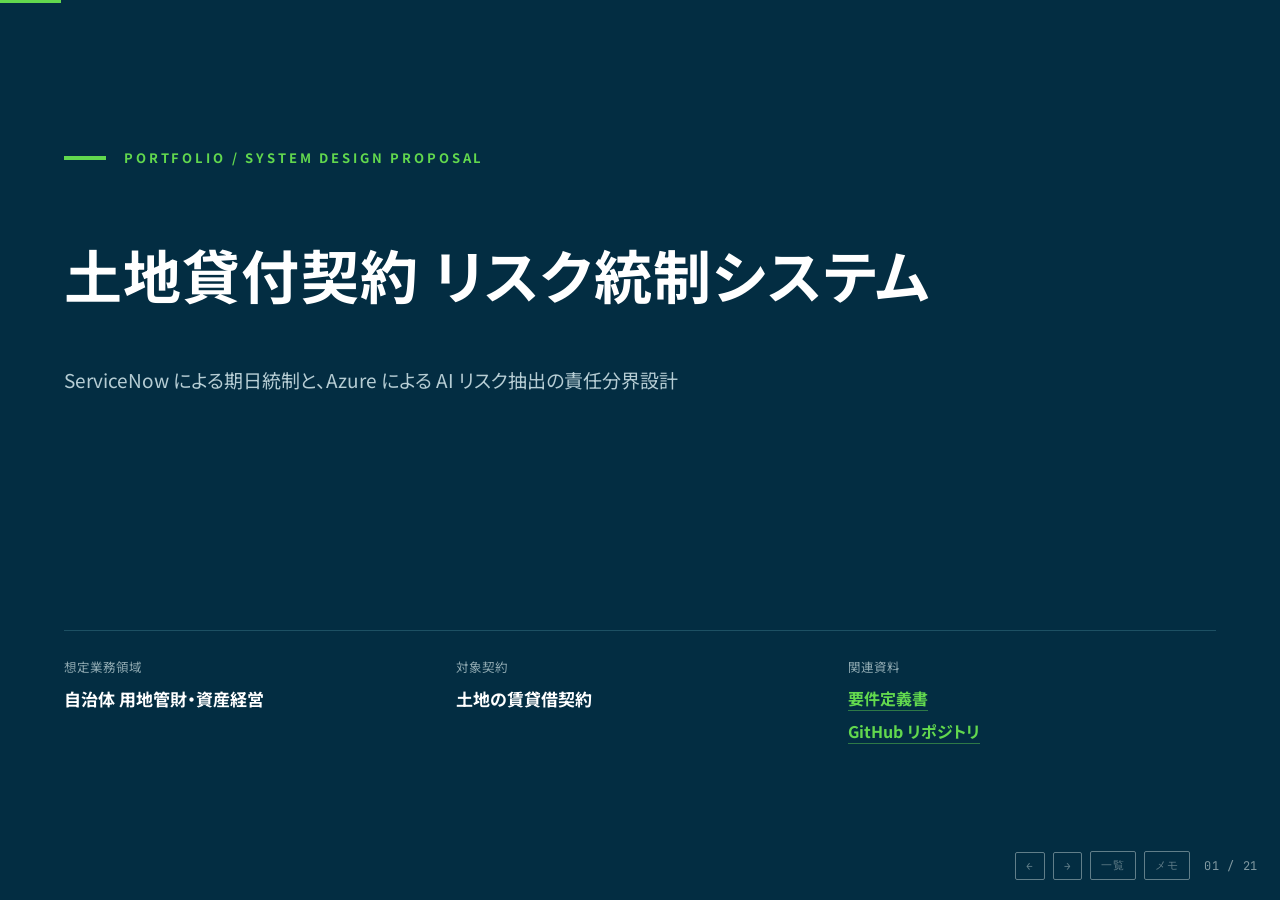
<file: index.html>
<!doctype html>
<html lang="ja">
<head>
<meta charset="utf-8">
<meta name="viewport" content="width=device-width, initial-scale=1">
<title>土地貸付契約 リスク統制システム｜ポートフォリオ / システム設計提案</title>
<meta name="description" content="自治体の用地管財・資産経営業務を対象に、ServiceNow による期日統制と Azure による AI リスク抽出の責任分界を設計したポートフォリオ資料。">
<meta property="og:title" content="土地貸付契約 リスク統制システム">
<meta property="og:description" content="ServiceNow による期日統制と、Azure による AI リスク抽出の責任分界設計">
<meta property="og:type" content="website">
<link rel="preconnect" href="https://fonts.googleapis.com">
<link rel="preconnect" href="https://fonts.gstatic.com" crossorigin>
<link href="https://fonts.googleapis.com/css2?family=Noto+Sans+JP:wght@400;500;700&family=JetBrains+Mono:wght@400;700&display=swap" rel="stylesheet">
<link rel="stylesheet" href="./assets/styles.css">
</head>
<body>

<div class="progress" aria-hidden="true"><div class="progress__bar" id="progressBar"></div></div>

<main class="deck" id="deck">

  <!-- 01 ─ Cover ------------------------------------------------------ -->
  <section class="frame" data-theme="navy" id="s1" aria-label="表紙">
    <div class="stage cover">
      <p class="cover__eyebrow">PORTFOLIO / SYSTEM DESIGN PROPOSAL</p>
      <h1 class="cover__title">土地貸付契約 リスク統制システム</h1>
      <p class="cover__sub">ServiceNow による期日統制と、Azure による AI リスク抽出の責任分界設計</p>
      <dl class="cover__meta">
        <div>
          <dt>想定業務領域</dt>
          <dd>自治体 用地管財・資産経営</dd>
        </div>
        <div>
          <dt>対象契約</dt>
          <dd>土地の賃貸借契約</dd>
        </div>
        <div>
          <dt>関連資料</dt>
          <dd>
            <a href="spec.pdf" target="_blank">要件定義書</a>
            <a href="https://github.com/kabigon-89/portfolio">GitHub リポジトリ</a>
          </dd>
        </div>
      </dl>
      <aside class="speaker-note">自治体の用地管財・資産経営業務での実務課題を起点に、ServiceNow と Azure を役割分担させた契約リスク統制システムの構想案です。</aside>
    </div>
  </section>

  <!-- 02 ─ 目的 -------------------------------------------------------- -->
  <section class="frame" data-theme="teal" id="s2" aria-label="01 目的">
    <div class="stage">
      <p class="eyebrow"><span class="num">01</span>目的</p>
      <h2 class="headline">システムが担う定型審査・期日統制と、職員が担う専門的判断の<span class="hl"> 責任分界点</span>を明確にする。</h2>
      <p class="lede">AI はリスクの所在を示す壁打ち相手に徹し、最終判断は常に職員が行う。人事異動を前提とした組織で、職員が萎縮せずに本来の専門的判断へ集中できる状態をつくることを主軸に置く。</p>
      <div class="footrule" style="margin-top:62px">
        <div class="grid grid-3">
          <div>
            <p class="card__kicker">心理的安全性の確保</p>
            <p class="card__text" style="margin-top:12px">見落としへの不安を定型チェックと期日統制で受け止め、着任直後でも判断に踏み込める状態にする</p>
          </div>
          <div>
            <p class="card__kicker">業務効率化</p>
            <p class="card__text" style="margin-top:12px">期日管理・条文の一次チェック・検算を代替し、繁忙期のピーク業務量と教育コストを圧縮する</p>
          </div>
          <div>
            <p class="card__kicker">内部統制の強化</p>
            <p class="card__text" style="margin-top:12px">職務分掌と監査証跡を設計に組み込み、判断の根拠と経緯を事後に追跡できる状態を担保する</p>
          </div>
        </div>
      </div>
      <aside class="speaker-note">効率化そのものではなく、構造的な不安を取り除くことが目的である点を最初に置きます。</aside>
    </div>
  </section>

  <!-- 03 ─ 業務課題定義 ------------------------------------------------ -->
  <section class="frame" data-theme="paper" id="s3" aria-label="02 業務課題定義">
    <div class="stage">
      <p class="eyebrow"><span class="num">02</span>業務課題定義</p>
      <h2 class="headline">属人化した条項審査と期日管理に、構造的なリスクが内在する</h2>
      <div class="body">
        <div class="grid grid-3">
          <article class="card card--rule-top">
            <p class="card__index">01</p>
            <h3 class="card__title">期日管理の不備</h3>
            <p class="card__text">更新時期の管理が個人の Excel に依存。事前通知期限は契約ごとに異なる。</p>
            <p class="card__risk">無契約状態での不法占有／意図しない自動更新／延滞金の発生</p>
          </article>
          <article class="card card--rule-top">
            <p class="card__index">02</p>
            <h3 class="card__title">条項リスクの見落とし</h3>
            <p class="card__text">過去案件の流用により必須条項が欠落。義務規定と任意規定の混同も生じる。</p>
            <p class="card__risk">相手方への抗弁権の付与／明渡時・地代改定時の紛争</p>
          </article>
          <article class="card card--rule-top">
            <p class="card__index">03</p>
            <h3 class="card__title">知見の非定着</h3>
            <p class="card__text">数年ごとの異動で借地借家法の知見が組織に残らず、経緯は個人の記憶に埋没する。</p>
            <p class="card__risk">算定ミスによる公金の過不足／過去の是正要請の看過</p>
          </article>
        </div>
      </div>
      <aside class="speaker-note">実務で観測した 3 つの課題。いずれも財政的・法的リスクに直結します。</aside>
    </div>
  </section>

  <!-- 04 ─ 課題への対応策 ---------------------------------------------- -->
  <section class="frame" data-theme="paper" id="s4" aria-label="03 課題への対応策">
    <div class="stage">
      <p class="eyebrow"><span class="num">03</span>課題への対応策</p>
      <h2 class="headline">課題を、定型処理と判断支援に切り分けて手当てする</h2>
      <div class="body">
        <table class="matrix matrix--panel">
          <thead>
            <tr><th style="padding-left:26px">課題</th><th>対応策</th><th>担う基盤</th></tr>
          </thead>
          <tbody>
            <tr>
              <td class="cell-key">期日管理の不備</td>
              <td>更新・支払・変更解約の各期限をチケット化し、所管課と資産経営課へ段階的に通知する</td>
              <td class="cell-plat">ServiceNow</td>
            </tr>
            <tr>
              <td class="cell-key">条項リスクの見落とし</td>
              <td>法令・自治体規則を参照して条文リスクを抽出し、大きさと理由を提示。受容か修正かは職員が判断する</td>
              <td class="cell-plat">Azure</td>
            </tr>
            <tr>
              <td class="cell-key">知見の非定着</td>
              <td>契約書に残らない経緯・却下理由をナレッジとして蓄積し、RAG によって次回判定の材料とする</td>
              <td class="cell-plat">Azure</td>
            </tr>
          </tbody>
        </table>
      </div>
      <aside class="speaker-note">課題ごとに、どの基盤がどこまで担い、どこから職員が判断するかを対応させています。</aside>
    </div>
  </section>

  <!-- 05 ─ スコープ定義 ------------------------------------------------ -->
  <section class="frame" data-theme="paper" id="s5" aria-label="04 スコープ定義">
    <div class="stage">
      <p class="eyebrow"><span class="num">04</span>スコープ定義</p>
      <h2 class="headline">行政が貸主となる土地賃貸借契約に限定する</h2>
      <div class="body">
        <div class="grid grid-2">
          <article class="card card--ink">
            <p class="card__kicker">対象に含める</p>
            <ul class="plainlist" style="margin-top:8px">
              <li>普通借地（更新のある借地権）</li>
              <li>定期借地（一般・事業用・建物譲渡特約付）</li>
              <li>借地借家法の適用のない土地貸付（駐車場・資材置場等）</li>
            </ul>
            <div class="divider"></div>
            <ul class="plainlist plainlist--muted">
              <li>新規契約の起案（案文作成〜所管課確認の記録）</li>
              <li>期間中の更新・条件変更・終了判断の支援</li>
            </ul>
          </article>
          <article class="card">
            <p class="card__label">対象外とする</p>
            <ul class="plainlist" style="margin-top:8px;color:var(--ink)">
              <li>行政が借主となる契約／使用貸借／売買／借家</li>
              <li>起案書に対する上長承認（決裁）</li>
              <li>相手方との条件交渉・合意形成そのもの</li>
              <li>契約終了後の明渡し・原状回復の履行確認</li>
            </ul>
            <div class="divider"></div>
            <p class="note">固定資産台帳等の既存システムとの自動連携は行わず、CSV ／ Excel エクスポートで庁内資料に活用する。</p>
          </article>
        </div>
      </div>
      <aside class="speaker-note">対象を絞り切ることで検証可能性を確保しました。対象外を明示するのがポイントです。</aside>
    </div>
  </section>

  <!-- 06 ─ システム全体構成 -------------------------------------------- -->
  <section class="frame" data-theme="paper" id="s6" aria-label="05 システム全体構成">
    <div class="stage">
      <p class="eyebrow"><span class="num">05</span>システム全体構成</p>
      <h2 class="headline">定型ワークフローと非定型な判断支援を、基盤ごとに分担する</h2>
      <div class="body">
        <div class="split">
          <article class="card card--rule-top">
            <h3 class="card__title" style="font-size:22px">ServiceNow</h3>
            <p class="card__kicker">定型的なワークフロー・期日管理</p>
            <p class="card__text">更新期限・支払期限・事前通知期限・年次現況報告の期日を管理し、期限到来前にチケットを起票。案文確認や更新可否判断も、依頼〜回答をステータスとして記録する。</p>
            <p class="stack-meta">Flow Designer / Scheduled Flow / Task テーブル / ACL ＋ Roles</p>
          </article>
          <div class="split__axis"><span>API 連携</span></div>
          <article class="card card--rule-navy">
            <h3 class="card__title" style="font-size:22px">Azure</h3>
            <p class="card__kicker">非定型な判断支援（リスク抽出・金額検算）</p>
            <p class="card__text">条文を解析し、法令・自治体規則と照合してリスクを抽出。算定ロジックはコード実行環境で計算し、算術的な正確性を担保する。</p>
            <p class="stack-meta">Azure OpenAI / AI Search / Container Apps / Blob Storage / Monitor</p>
          </article>
        </div>
        <div class="flowbar">
          <p class="flowbar__label">データフロー</p>
          <p class="flowbar__text">案文アップロード → Azure でリスク抽出・検算 → 結果を ServiceNow に書き戻し → 所管課への確認依頼・回答をチケットで管理</p>
        </div>
      </div>
      <aside class="speaker-note">性質の異なる 2 つの処理を、それぞれ適した基盤に分担させています。</aside>
    </div>
  </section>

  <!-- 07 ─ クラウドアーキテクチャ -------------------------------------- -->
  <section class="frame" data-theme="paper" id="s7" aria-label="05-2 クラウドアーキテクチャ">
    <div class="stage">
      <p class="eyebrow"><span class="num">05-2</span>クラウドアーキテクチャ</p>
      <h2 class="headline">多層防御を前提に、インターネット経由でのアクセスを構成する</h2>
      <p class="lede" style="margin-top:16px">Front Door（WAF）／Entra ID／API Management による多層防御。LGWAN 接続系の既存業務システムとは直接連携しない。</p>
      <div class="body body--tight" style="display:flex">
        <!-- 図を差し替えるときは、この div の中身を <img src="./assets/architecture.svg" alt="…"> に置き換える -->
        <figure class="slot" style="margin:0;width:100%">
          <figcaption class="slot__tag">［ CLOUD ARCHITECTURE DIAGRAM ］</figcaption>
          <p class="slot__spec">別途作成 / 推奨サイズ 1728 × 720px（PNG・SVG）<br>ServiceNow（Flow Designer・カスタムテーブル）× Azure（OpenAI / AI Search / Container Apps / Blob / Monitor）</p>
        </figure>
      </div>
      <aside class="speaker-note">別途作成するクラウドアーキテクチャ図を差し込む枠。ServiceNow・Azure 間の構成要素と通信経路を示す。</aside>
    </div>
  </section>

  <!-- 08 ─ 職務分掌とアクセス制御 -------------------------------------- -->
  <section class="frame" data-theme="paper" id="s8" aria-label="06 職務分掌とアクセス制御">
    <div class="stage">
      <p class="eyebrow"><span class="num">06</span>職務分掌とアクセス制御</p>
      <h2 class="headline">起案・政策判断・最終承認を、それぞれ別のロールに分離する</h2>
      <div class="body">
        <div class="grid grid-3">
          <article class="card card--rule-bottom">
            <p class="card__label">起案・事務処理</p>
            <h3 class="card__title">資産経営課 職員</h3>
            <p class="card__text">案文の起案、リスク抽出結果の受容／修正の判断、所管課への確認依頼、更新・変更・終了の事務処理</p>
            <p class="card__flag">人事異動情報と連動しロールを自動付与</p>
          </article>
          <article class="card card--rule-bottom">
            <p class="card__label">政策判断</p>
            <h3 class="card__title">所管課 職員</h3>
            <p class="card__text">起案時は現場目線での案文確認（確認済み／差し戻し）、更新時は更新／変更／終了の判断とその理由</p>
            <p class="card__flag">案件単位で閲覧・回答権限を付与</p>
          </article>
          <article class="card card--rule-bottom">
            <p class="card__label">承認</p>
            <h3 class="card__title">資産経営課長</h3>
            <p class="card__text">高リスク判定が出た案件の最終承認、システムの権限設定など監査対応上必要な承認</p>
            <p class="card__flag">一職員の判断のみでの成立を防止</p>
          </article>
        </div>
        <p class="note" style="margin-top:22px">いずれも RBAC（Entra ID 連携）で付与し、所管課職員は自身が関与する案件以外の契約情報にアクセスできない。</p>
      </div>
      <aside class="speaker-note">起案と承認、事務処理と政策判断という 2 つの分離を設計に埋め込んでいます。</aside>
    </div>
  </section>

  <!-- 09 ─ IT全般統制・AIガバナンス ------------------------------------ -->
  <section class="frame" data-theme="paper" id="s9" aria-label="07 IT全般統制・AIガバナンス">
    <div class="stage">
      <p class="eyebrow"><span class="num">07</span>IT 全般統制・AI ガバナンス</p>
      <h2 class="headline">プロンプトとモデルも、構成管理と監査証跡の対象に含める</h2>
      <div class="body">
        <div class="grid grid-3">
          <section class="colgroup">
            <h3 class="colgroup__title">変更管理</h3>
            <p class="card__text">インフラ構成は IaC、反映は CI/CD による自動テスト・レビュー・承認を経る</p>
            <p class="card__text">AI への指示内容は変更者・日時・理由・差分を記録し、判定基準の変更を追跡可能にする</p>
            <p class="card__text">モデルバージョンは固定し、切替は既存判定との比較検証を経て行う</p>
          </section>
          <section class="colgroup">
            <h3 class="colgroup__title">監査証跡</h3>
            <p class="card__text">「誰が・いつ・何を・なぜ」の 4 項目を最低限含む形式で記録する</p>
            <p class="card__text">業務上の意思決定、AI の判定結果と職員の受容／修正、権限付与履歴、システム変更履歴を対象とする</p>
            <p class="card__text">追記のみ可能なログとして保持し、保持期間は文書管理規程に準拠する</p>
          </section>
          <section class="colgroup">
            <h3 class="colgroup__title">セキュリティ・AI 固有</h3>
            <p class="card__text">個人情報を含むデータは学習利用されない設定とし、処理範囲を Azure 環境内に限定する</p>
            <p class="card__text">文書内容と指示を構造的に分離し、プロンプトインジェクションに備える</p>
            <p class="card__text">判定には一次情報の該当条文へのリンク・引用を必ず併記する</p>
          </section>
        </div>
      </div>
      <aside class="speaker-note">AI を業務に組み込む際の統制。プロンプトとモデルバージョンも構成管理の対象に含めています。</aside>
    </div>
  </section>

  <!-- 10 ─ ガバナンスフレームワークとの対応 ---------------------------- -->
  <section class="frame" data-theme="navy" id="s10" aria-label="08 ガバナンスフレームワークとの対応">
    <div class="stage">
      <p class="eyebrow"><span class="num">08</span>ガバナンスフレームワークとの対応</p>
      <h2 class="headline">COBIT の EDM を軸に、NIST CSF・ISO 27001 と対応づける</h2>
      <div class="body body--tight">
        <table class="matrix">
          <thead>
            <tr>
              <th style="width:16%">COBIT（EDM）</th>
              <th style="width:34%">本システムにおける対応</th>
              <th style="width:26%">NIST CSF の対応機能</th>
              <th style="width:24%">ISO/IEC 27001 の対応区分</th>
            </tr>
          </thead>
          <tbody>
            <tr>
              <td><span class="edm-term">Evaluate</span><span class="edm-ja">評価</span></td>
              <td>AI による条文リスク抽出・金額検算により、契約に内在するリスクを定型的に評価する</td>
              <td><span class="cell-strong">Identify</span> 契約に内在するリスクの識別・評価</td>
              <td>組織的管理策（リスクアセスメント）</td>
            </tr>
            <tr>
              <td><span class="edm-term">Direct</span><span class="edm-ja">指示</span></td>
              <td>受容か修正かは職員が判断し、高リスク案件は課長が最終承認することで、組織としての意思決定を方向づける</td>
              <td><span class="cell-strong">Govern ／ Protect</span> 職務分掌・アクセス制御による予防的統制</td>
              <td>組織的・技術的管理策（アクセス制御、権限管理）</td>
            </tr>
            <tr>
              <td><span class="edm-term">Monitor</span><span class="edm-ja">監視</span></td>
              <td>監査証跡と異常検知の仕組みにより、意思決定とシステム運用の適切性を事後・継続的に検証する</td>
              <td><span class="cell-strong">Detect ／ Respond</span> 異常の検知と対応</td>
              <td>技術的管理策（ログ取得及び監視）</td>
            </tr>
          </tbody>
        </table>
      </div>
      <div class="footrule">
        <p class="note">ガバナンス目標（COBIT）を上位に置き、実装レベルの統制を NIST CSF の機能・ISO/IEC 27001 の管理策区分に紐づけることで、監査時の説明可能性を確保する。</p>
      </div>
      <aside class="speaker-note">設計の考え方を COBIT の EDM に整理して、統制の説明可能性を担保しています。</aside>
    </div>
  </section>

  <!-- 11 ─ AIリスク抽出・金額検算 -------------------------------------- -->
  <section class="frame" data-theme="paper" id="s11" aria-label="09 AIリスク抽出・金額検算">
    <div class="stage">
      <p class="eyebrow"><span class="num">09</span>AI リスク抽出・金額検算</p>
      <h2 class="headline">検出すべき観点を定め、確信度の低い判定に確認を促す</h2>
      <div class="body">
        <div class="grid grid-2" style="gap:36px">
          <section>
            <p class="card__label" style="margin-bottom:14px">最低限のチェック観点</p>
            <ul class="barlist">
              <li>必須条項の欠落（用途制限・土壌汚染対策・原状回復義務）</li>
              <li>義務規定と任意規定の混同</li>
              <li>「著しく」等の定性表現の残存</li>
              <li>相手方に有利な抗弁権を与える条項</li>
              <li>地代等の算定根拠の明記</li>
              <li>参照法令における情報源の相違</li>
            </ul>
          </section>
          <section>
            <p class="card__label" style="margin-bottom:14px">信頼度スコアと職員への扱い</p>
            <div class="grid" style="gap:10px">
              <div class="tier card--navy">
                <p class="tier__head">高　80% 以上</p>
                <p class="tier__text">通常の確認で問題ない</p>
              </div>
              <div class="tier card--teal">
                <p class="tier__head">中　50 〜 80%</p>
                <p class="tier__text">通常通り確認し、特別な強調表示はしない</p>
              </div>
              <div class="tier card--red tier--red">
                <p class="tier__head">低　50% 未満</p>
                <p class="tier__text">重点確認を促す強調表示を行う</p>
              </div>
            </div>
            <p class="note" style="margin-top:16px">金額検算は、LLM が算定ロジックを組み立て、計算はコード実行環境で実行することで算術的な正確性を担保する。</p>
          </section>
        </div>
      </div>
      <aside class="speaker-note">最低限のチェック観点と、信頼度スコアによる重点確認の促し方です。</aside>
    </div>
  </section>

  <!-- 12 ─ フィードバックループ ---------------------------------------- -->
  <section class="frame" data-theme="paper" id="s12" aria-label="10 フィードバックループ">
    <div class="stage">
      <p class="eyebrow"><span class="num">10</span>フィードバックループ</p>
      <h2 class="headline">職員の却下理由を、次の判定材料として組織に残す</h2>
      <div class="body">
        <ol class="grid grid-4" style="list-style:none;margin:0;padding:0">
          <li class="card">
            <p class="card__kicker mono">STEP 1</p>
            <h3 class="card__title">判定の提示</h3>
            <p class="card__text">リスクの大きさ・理由・信頼度スコア・根拠条文へのリンクを提示する</p>
          </li>
          <li class="card">
            <p class="card__kicker mono">STEP 2</p>
            <h3 class="card__title">却下理由の記録</h3>
            <p class="card__text">「リスクではない」と却下する場合、理由の入力を求め記録する</p>
          </li>
          <li class="card">
            <p class="card__kicker mono">STEP 3</p>
            <h3 class="card__title">ナレッジへの反映</h3>
            <p class="card__text">却下理由・修正履歴をベクトル化し、以降の RAG の参照材料とする</p>
          </li>
          <li class="card card--ink">
            <p class="card__kicker mono">STEP 4</p>
            <h3 class="card__title">精度のモニタリング</h3>
            <p class="card__text">却下率・その推移・信頼度スコアとの相関を継続的に検証する</p>
          </li>
        </ol>
        <p class="note" style="margin-top:22px">却下率が閾値を超えて上昇した場合は、知識ベースやプロンプトの見直しを検討するトリガーとする。蓄積は通常業務の入力から自動的に取り込まれ、職員に追加作業は生じない。</p>
      </div>
      <aside class="speaker-note">却下理由をナレッジに戻すことで、同種の誤検知を抑制します。</aside>
    </div>
  </section>

  <!-- 13 ─ デモンストレーション ---------------------------------------- -->
  <section class="frame" data-theme="teal" id="s13" aria-label="デモンストレーション">
    <div class="stage">
      <p class="eyebrow">デモンストレーション</p>
      <h2 class="headline">主要 3 機能を、プロトタイプ上で実際に動かして確認する</h2>
      <div class="body">
        <div class="grid grid-3 grid--stretch" style="height:100%">
          <figure class="demo-figure" style="margin:0">
            <div class="slot">
              <p class="slot__tag">DEMO 01</p>
              <p class="slot__spec">16:9 / サムネイル静止画</p>
            </div>
            <figcaption>
              <h3 class="demo-figure__title">期日管理・通知</h3>
              <p class="demo-figure__text">期限到来の検知からチケット起票、所管課の回答までを ServiceNow 上で追う</p>
            </figcaption>
          </figure>
          <figure class="demo-figure" style="margin:0">
            <div class="slot">
              <p class="slot__tag">DEMO 02</p>
              <p class="slot__spec">16:9 / サムネイル静止画</p>
            </div>
            <figcaption>
              <h3 class="demo-figure__title">条文リスク抽出</h3>
              <p class="demo-figure__text">案文アップロードから、リスク・理由・信頼度スコア・根拠条文の提示まで</p>
            </figcaption>
          </figure>
          <figure class="demo-figure" style="margin:0">
            <div class="slot">
              <p class="slot__tag">DEMO 03</p>
              <p class="slot__spec">16:9 / サムネイル静止画</p>
            </div>
            <figcaption>
              <h3 class="demo-figure__title">金額検算・ナレッジ</h3>
              <p class="demo-figure__text">算定ロジックの組み立てとコード実行による検算、却下理由の蓄積まで</p>
            </figcaption>
          </figure>
        </div>
      </div>
      <aside class="speaker-note">プロトタイプで実際に動かした 3 機能。以降のスライドで個別に再生する。</aside>
    </div>
  </section>

  <!-- 14 ─ DEMO 01 ----------------------------------------------------- -->
  <section class="frame" data-theme="paper" id="s14" aria-label="DEMO 01 期日管理・通知機能">
    <div class="stage">
      <p class="eyebrow"><span class="num">DEMO 01</span>期日管理・通知機能</p>
      <h2 class="headline">期限到来の検知から、所管課の回答記録までを自動で運ぶ</h2>
      <div class="body demo-layout">
        <!-- 動画を入れるときは slot の中身を <video src="./assets/demo-01.mp4" controls muted loop playsinline></video> に置き換える -->
        <div class="slot">
          <p class="slot__tag">［ DEMO VIDEO 01 ］</p>
          <p class="slot__spec">別途作成 / 1920 × 1080px・16:9 / mp4 または GIF<br>画面録画: Flow Designer による日次走査 → チケット起票 → 所管課の回答</p>
        </div>
        <section>
          <p class="card__label" style="margin-bottom:14px">動画で見せる操作</p>
          <ul class="barlist">
            <li>契約レコードへの期日情報の登録</li>
            <li>1 次通知（所管課宛）の自動起票</li>
            <li>更新／変更／終了の回答とステータス遷移</li>
            <li>2 次通知（資産経営課宛）の受信</li>
          </ul>
        </section>
      </div>
      <aside class="speaker-note">デモ動画 01 を差し込む枠。期日管理・通知機能。</aside>
    </div>
  </section>

  <!-- 15 ─ DEMO 02 ----------------------------------------------------- -->
  <section class="frame" data-theme="paper" id="s15" aria-label="DEMO 02 条文リスク抽出">
    <div class="stage">
      <p class="eyebrow"><span class="num">DEMO 02</span>条文リスク抽出</p>
      <h2 class="headline">リスクの大きさ・理由・根拠条文を、判断できる形で提示する</h2>
      <div class="body demo-layout">
        <div class="slot">
          <p class="slot__tag">［ DEMO VIDEO 02 ］</p>
          <p class="slot__spec">別途作成 / 1920 × 1080px・16:9 / mp4 または GIF<br>画面録画: 案文アップロード → RAG 参照 → リスク一覧と信頼度スコアの表示</p>
        </div>
        <section>
          <p class="card__label" style="margin-bottom:14px">動画で見せる操作</p>
          <ul class="barlist">
            <li>契約書案文（PDF）のアップロード</li>
            <li>必須条項の欠落・任意規定の混同の検出</li>
            <li>信頼度スコア「低」への重点確認表示</li>
            <li>根拠条文へのリンクを開いて原典を確認</li>
          </ul>
        </section>
      </div>
      <aside class="speaker-note">デモ動画 02 を差し込む枠。条文リスク抽出。</aside>
    </div>
  </section>

  <!-- 16 ─ DEMO 03 ----------------------------------------------------- -->
  <section class="frame" data-theme="paper" id="s16" aria-label="DEMO 03 金額検算・ナレッジ蓄積">
    <div class="stage">
      <p class="eyebrow"><span class="num">DEMO 03</span>金額検算・ナレッジ蓄積</p>
      <h2 class="headline">計算はコード実行環境に委ね、判断と却下理由を記録に残す</h2>
      <div class="body demo-layout">
        <div class="slot">
          <p class="slot__tag">［ DEMO VIDEO 03 ］</p>
          <p class="slot__spec">別途作成 / 1920 × 1080px・16:9 / mp4 または GIF<br>画面録画: 算定根拠資料の投入 → ロジック組み立て → 検算結果と差異の提示</p>
        </div>
        <section>
          <p class="card__label" style="margin-bottom:14px">動画で見せる操作</p>
          <ul class="barlist">
            <li>算定根拠資料のアップロードと不足時の要求</li>
            <li>契約書記載金額との差異・程度の表示</li>
            <li>リスク判定の却下と理由の入力</li>
            <li>蓄積されたナレッジが次回判定で参照される様子</li>
          </ul>
        </section>
      </div>
      <aside class="speaker-note">デモ動画 03 を差し込む枠。金額検算とナレッジ蓄積。</aside>
    </div>
  </section>

  <!-- 17 ─ TCOと効果 --------------------------------------------------- -->
  <section class="frame" data-theme="navy" id="s17" aria-label="11 TCOと効果">
    <div class="stage">
      <p class="eyebrow"><span class="num">11</span>TCO と効果</p>
      <h2 class="headline">年間 20 件では投資に見合わない。それを前提に設計している</h2>
      <div class="body">
        <div class="grid grid-3">
          <div>
            <p class="stat__value">236<span class="stat__unit">万円／年</span></p>
            <p class="stat__text">年間 TCO（仮）。コア 7 名のフルライセンス、所管課の軽量ライセンス、Azure 費用の合計</p>
          </div>
          <div>
            <p class="stat__value">20<span class="stat__unit">件／年</span></p>
            <p class="stat__text">土地貸付契約の処理件数。対象が明確でリスクの性質を検証しやすい最初の適用領域</p>
          </div>
          <div>
            <p class="stat__value">1 〜 4<span class="stat__unit">月に集中</span></p>
            <p class="stat__text">繁忙期。定員は閑散期基準のため応援要員への依存と教育コストが常態化している</p>
          </div>
        </div>
      </div>
      <div class="footrule">
        <div class="grid grid-2">
          <p class="note"><span class="lead">定性的効果</span>暗黙知の条項欠落による追加費用、算定誤りの長期未発覚といった実際の損失事例が、必要性を裏付けている</p>
          <p class="note"><span class="lead">定量的効果</span>提案段階のため達成目標（仮説）として位置づけ、パイロット運用を通じて実測・検証する</p>
        </div>
      </div>
      <aside class="speaker-note">単体では投資に見合わないことをまず認め、その上で拡張前提の設計であることを示します。</aside>
    </div>
  </section>

  <!-- 18 ─ 今後の拡張性 ------------------------------------------------ -->
  <section class="frame" data-theme="paper" id="s18" aria-label="12 今後の拡張性">
    <div class="stage">
      <p class="eyebrow"><span class="num">12</span>今後の拡張性</p>
      <h2 class="headline">期日管理・リスク抽出・ナレッジ蓄積を核とする統制基盤として展開する</h2>
      <div class="body body--tight">
        <div class="grid grid-3">
          <article class="card">
            <p class="card__index" style="color:var(--green);font-size:17px">A</p>
            <h3 class="card__title">対象文書の横展開</h3>
            <p class="card__text">建物賃貸借・売買・物品調達・業務委託、仕様書や RFP の作成支援、目的外使用許可等の行政処分へ。</p>
            <p class="card__flag">ライセンス数を増やさず対象文書のみ拡張できる</p>
          </article>
          <article class="card">
            <p class="card__index" style="color:var(--green);font-size:17px">B</p>
            <h3 class="card__title">サードパーティリスク管理</h3>
            <p class="card__text">契約の相手方そのものにリスクスコアを付与し、継続的に監視する方向へ拡張する。</p>
            <p class="card__flag">ServiceNow を基盤とする構成と親和性が高い</p>
          </article>
          <article class="card">
            <p class="card__index" style="color:var(--green);font-size:17px">C</p>
            <h3 class="card__title">普通財産台帳との統合</h3>
            <p class="card__text">貸付中でない普通財産を自動抽出し、外部公表と問い合わせ窓口につなげて未利用地の掘り起こしを行う。</p>
            <p class="card__flag">B と組合せ、申込段階でリスクスコアを参照できる</p>
          </article>
        </div>
        <p class="note" style="margin-top:22px">拡張時には、シングルリージョン構成・非同期キューイングなしといった現行規模を前提とした設計判断を、改めて検討する必要がある。</p>
      </div>
      <aside class="speaker-note">本質は土地貸付専用システムではなく、契約・文書リスク統制の基盤である点が主張です。</aside>
    </div>
  </section>

  <!-- 19 ─ 導入ロードマップ -------------------------------------------- -->
  <section class="frame" data-theme="paper" id="s19" aria-label="13 導入ロードマップ">
    <div class="stage">
      <p class="eyebrow"><span class="num">13</span>導入ロードマップ</p>
      <h2 class="headline">精度検証から段階的に適用範囲を広げる</h2>
      <div class="body">
        <ol class="grid grid-4" style="list-style:none;margin:0;padding:0">
          <li class="phase" style="--rule:#62d84e">
            <p class="phase__meta">Phase 0　3 ヶ月</p>
            <h3 class="phase__title">PoC</h3>
            <p class="card__text">少数のサンプル契約で AI リスク抽出の精度を検証し、既存担当者のレビューにより実用可能性を判断する</p>
          </li>
          <li class="phase" style="--rule:#62d84e">
            <p class="phase__meta">Phase 1　6 ヶ月</p>
            <h3 class="phase__title">パイロット運用</h3>
            <p class="card__text">一部所管課に限定して実運用。却下理由の蓄積と精度モニタリングを本格運用し、プロンプトを継続調整する</p>
          </li>
          <li class="phase" style="--rule:#12694a">
            <p class="phase__meta">Phase 2　本稼働</p>
            <h3 class="phase__title">全庁展開</h3>
            <p class="card__text">用地管財部門・契約部門の全案件に適用し、KPI による効果測定を開始する</p>
          </li>
          <li class="phase" style="--rule:#0b2530">
            <p class="phase__meta">Phase 3　半年〜1 年後</p>
            <h3 class="phase__title">拡張検討</h3>
            <p class="card__text">対象文書の横展開、サードパーティ管理、普通財産統合の実現可能性を検討する</p>
          </li>
        </ol>
      </div>
      <aside class="speaker-note">PoC で精度を見極め、パイロットで運用を固めてから全庁展開する段取りです。</aside>
    </div>
  </section>

  <!-- 20 ─ KPI・効果測定 ----------------------------------------------- -->
  <section class="frame" data-theme="paper" id="s20" aria-label="14 KPI・効果測定">
    <div class="stage">
      <p class="eyebrow"><span class="num">14</span>KPI・効果測定</p>
      <h2 class="headline">統制の実効性を、測れる指標に落とす</h2>
      <div class="body">
        <div class="grid grid-3">
          <article class="card">
            <p class="stat__value">0<span class="stat__unit">件</span></p>
            <p class="stat__label">契約更新の見落とし</p>
            <p class="stat__text">期日徒過による無契約状態・意図しない自動更新の発生件数を年次集計する</p>
          </article>
          <article class="card">
            <p class="stat__value">80<span class="stat__unit">% 以上</span></p>
            <p class="stat__label">条項リスク検出率</p>
            <p class="stat__text">事後判明した問題条項のうち、AI が事前に検出できていた件数の割合</p>
          </article>
          <article class="card">
            <p class="stat__value">30<span class="stat__unit">% 削減</span></p>
            <p class="stat__label">事務処理時間</p>
            <p class="stat__text">案文作成から所管課確認完了までの平均所要時間を導入前後で比較する</p>
          </article>
        </div>
        <div class="flowbar" style="grid-template-columns:1fr;justify-items:center;padding:22px">
          <p class="flowbar__text">AI 却下率の推移は数値目標ではなく傾向指標として扱い、悪化傾向が続かないことを継続監視する。</p>
        </div>
      </div>
      <aside class="speaker-note">効果測定の設計。数値目標と傾向指標を分けて置いています。</aside>
    </div>
  </section>

  <!-- 21 ─ APPENDIX ---------------------------------------------------- -->
  <section class="frame" data-theme="navy" id="s21" aria-label="APPENDIX 関連資料">
    <div class="stage">
      <p class="eyebrow"><span class="num">APPENDIX</span>関連資料</p>
      <h2 class="headline">設計の詳細と実装は、以下から参照できる</h2>
      <div class="body">
        <div class="grid grid-2">
          <article class="card card--teal card--rule-top">
            <p class="card__kicker">DOCUMENT</p>
            <h3 class="card__title">要件定義書（仕様書）</h3>
            <p class="card__text">背景・スコープ・ガバナンス設計・機能詳細・TCO を記載した本編ドキュメント</p>
            <a class="reflink" href="https://example.com/spec">https://example.com/spec</a>
          </article>
          <article class="card card--teal card--rule-top">
            <p class="card__kicker">REPOSITORY</p>
            <h3 class="card__title">GitHub</h3>
            <p class="card__text">プロトタイプのソース、プロンプト定義、IaC・CI/CD 構成、デモ動画の格納先</p>
            <a class="reflink" href="https://github.com/">https://github.com/</a>
          </article>
        </div>
      </div>
      <div class="footrule">
        <p class="note">本資料は職務経歴書添付用のポートフォリオとして作成したものであり、実在の自治体の業務データは含まない。数値はいずれも仮の前提に基づく概算である。</p>
      </div>
      <aside class="speaker-note">仕様書本体とリポジトリへのリンク。URL は差し替えて使用する。</aside>
    </div>
  </section>

</main>

<div class="chrome" id="chrome">
  <button class="btn chrome__nav" id="btnPrev" type="button" aria-label="前のスライド">←</button>
  <button class="btn chrome__nav" id="btnNext" type="button" aria-label="次のスライド">→</button>
  <button class="btn" id="btnOverview" type="button" aria-label="一覧表示">一覧</button>
  <button class="btn" id="btnNotes" type="button" aria-label="発表者メモ">メモ</button>
  <span class="chrome__count" id="counter">01 / 21</span>
</div>

<div class="notes" id="notesPanel" aria-live="polite">
  <p class="notes__label">SPEAKER NOTES</p>
  <p id="notesBody"></p>
</div>

<script type="module" src="./assets/deck.js"></script>
</body>
</html>
</file>
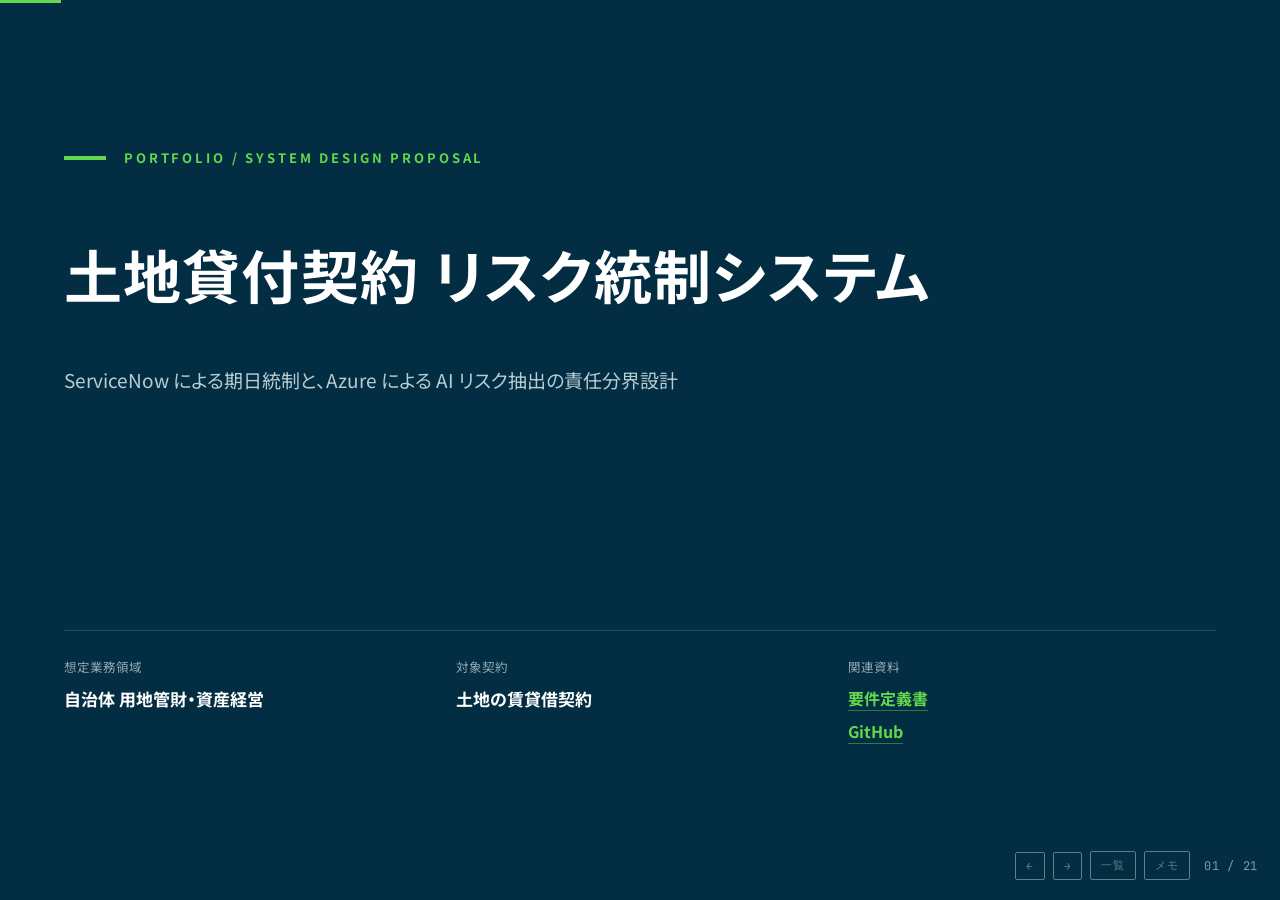
<file: docs/index.html>
<!doctype html>
<html lang="ja">
<head>
<meta charset="utf-8">
<meta name="viewport" content="width=device-width, initial-scale=1">
<title>土地貸付契約 リスク統制システム｜ポートフォリオ / システム設計提案</title>
<meta name="description" content="自治体の用地管財・資産経営業務を対象に、ServiceNow による期日統制と Azure による AI リスク抽出の責任分界を設計したポートフォリオ資料。">
<meta property="og:title" content="土地貸付契約 リスク統制システム">
<meta property="og:description" content="ServiceNow による期日統制と、Azure による AI リスク抽出の責任分界設計">
<meta property="og:type" content="website">
<link rel="preconnect" href="https://fonts.googleapis.com">
<link rel="preconnect" href="https://fonts.gstatic.com" crossorigin>
<link href="https://fonts.googleapis.com/css2?family=Noto+Sans+JP:wght@400;500;700&family=JetBrains+Mono:wght@400;700&display=swap" rel="stylesheet">
<link rel="stylesheet" href="./assets/styles.css">
</head>
<body>

<div class="progress" aria-hidden="true"><div class="progress__bar" id="progressBar"></div></div>

<main class="deck" id="deck">

  <!-- 01 ─ Cover ------------------------------------------------------ -->
  <section class="frame" data-theme="navy" id="s1" aria-label="表紙">
    <div class="stage cover">
      <p class="cover__eyebrow">PORTFOLIO / SYSTEM DESIGN PROPOSAL</p>
      <h1 class="cover__title">土地貸付契約 リスク統制システム</h1>
      <p class="cover__sub">ServiceNow による期日統制と、Azure による AI リスク抽出の責任分界設計</p>
      <dl class="cover__meta">
        <div>
          <dt>想定業務領域</dt>
          <dd>自治体 用地管財・資産経営</dd>
        </div>
        <div>
          <dt>対象契約</dt>
          <dd>土地の賃貸借契約</dd>
        </div>
        <div>
          <dt>関連資料</dt>
          <dd>
            <a href="documents/spec.pdf" target="_blank">要件定義書</a>
            <a href="https://github.com/kabigon-89/portfolio">GitHub</a>
          </dd>
        </div>
      </dl>
      <aside class="speaker-note">自治体の用地管財・資産経営業務での実務課題を起点に、ServiceNow と Azure を役割分担させた契約リスク統制システムの構想案です。</aside>
    </div>
  </section>

  <!-- 02 ─ 目的 -------------------------------------------------------- -->
  <section class="frame" data-theme="teal" id="s2" aria-label="01 目的">
    <div class="stage">
      <p class="eyebrow"><span class="num">01</span>目的</p>
      <h2 class="headline">システムが担う定型審査・期日統制と、職員が担う専門的判断の<span class="hl"> 責任分界点</span>を明確にする。</h2>
      <p class="lede">AI はリスクの所在を示す壁打ち相手に徹し、最終判断は常に職員が行う。人事異動を前提とした組織で、職員が萎縮せずに本来の専門的判断へ集中できる状態をつくることを主軸に置く。</p>
      <div class="footrule" style="margin-top:62px">
        <div class="grid grid-3">
          <div>
            <p class="card__kicker">心理的安全性の確保</p>
            <p class="card__text" style="margin-top:12px">見落としへの不安を定型チェックと期日統制で受け止め、着任直後でも判断に踏み込める状態にする</p>
          </div>
          <div>
            <p class="card__kicker">業務効率化</p>
            <p class="card__text" style="margin-top:12px">期日管理・条文の一次チェック・検算を代替し、繁忙期のピーク業務量と教育コストを圧縮する</p>
          </div>
          <div>
            <p class="card__kicker">内部統制の強化</p>
            <p class="card__text" style="margin-top:12px">職務分掌と監査証跡を設計に組み込み、判断の根拠と経緯を事後に追跡できる状態を担保する</p>
          </div>
        </div>
      </div>
      <aside class="speaker-note">効率化そのものではなく、構造的な不安を取り除くことが目的である点を最初に置きます。</aside>
    </div>
  </section>

  <!-- 03 ─ 業務課題定義 ------------------------------------------------ -->
  <section class="frame" data-theme="paper" id="s3" aria-label="02 業務課題定義">
    <div class="stage">
      <p class="eyebrow"><span class="num">02</span>業務課題定義</p>
      <h2 class="headline">属人化した条項審査と期日管理に、構造的なリスクが内在する</h2>
      <div class="body">
        <div class="grid grid-3">
          <article class="card card--rule-top">
            <p class="card__index">01</p>
            <h3 class="card__title">期日管理の不備</h3>
            <p class="card__text">更新時期の管理が個人の Excel に依存。事前通知期限は契約ごとに異なる。</p>
            <p class="card__risk">無契約状態での不法占有／意図しない自動更新／延滞金の発生</p>
          </article>
          <article class="card card--rule-top">
            <p class="card__index">02</p>
            <h3 class="card__title">条項リスクの見落とし</h3>
            <p class="card__text">過去案件の流用により必須条項が欠落。義務規定と任意規定の混同も生じる。</p>
            <p class="card__risk">相手方への抗弁権の付与／明渡時・地代改定時の紛争</p>
          </article>
          <article class="card card--rule-top">
            <p class="card__index">03</p>
            <h3 class="card__title">知見の非定着</h3>
            <p class="card__text">数年ごとの異動で借地借家法の知見が組織に残らず、経緯は個人の記憶に埋没する。</p>
            <p class="card__risk">算定ミスによる公金の過不足／過去の是正要請の看過</p>
          </article>
        </div>
      </div>
      <aside class="speaker-note">実務で観測した 3 つの課題。いずれも財政的・法的リスクに直結します。</aside>
    </div>
  </section>

  <!-- 04 ─ 課題への対応策 ---------------------------------------------- -->
  <section class="frame" data-theme="paper" id="s4" aria-label="03 課題への対応策">
    <div class="stage">
      <p class="eyebrow"><span class="num">03</span>課題への対応策</p>
      <h2 class="headline">課題を、定型処理と判断支援に切り分けて手当てする</h2>
      <div class="body">
        <table class="matrix matrix--panel">
          <thead>
            <tr><th style="padding-left:26px">課題</th><th>対応策</th><th>担う基盤</th></tr>
          </thead>
          <tbody>
            <tr>
              <td class="cell-key">期日管理の不備</td>
              <td>更新・支払・変更解約の各期限をチケット化し、所管課と資産経営課へ段階的に通知する</td>
              <td class="cell-plat">ServiceNow</td>
            </tr>
            <tr>
              <td class="cell-key">条項リスクの見落とし</td>
              <td>法令・自治体規則を参照して条文リスクを抽出し、大きさと理由を提示。受容か修正かは職員が判断する</td>
              <td class="cell-plat">Azure</td>
            </tr>
            <tr>
              <td class="cell-key">知見の非定着</td>
              <td>契約書に残らない経緯・却下理由をナレッジとして蓄積し、RAG によって次回判定の材料とする</td>
              <td class="cell-plat">Azure</td>
            </tr>
          </tbody>
        </table>
      </div>
      <aside class="speaker-note">課題ごとに、どの基盤がどこまで担い、どこから職員が判断するかを対応させています。</aside>
    </div>
  </section>

  <!-- 05 ─ スコープ定義 ------------------------------------------------ -->
  <section class="frame" data-theme="paper" id="s5" aria-label="04 スコープ定義">
    <div class="stage">
      <p class="eyebrow"><span class="num">04</span>スコープ定義</p>
      <h2 class="headline">行政が貸主となる土地賃貸借契約に限定する</h2>
      <div class="body">
        <div class="grid grid-2">
          <article class="card card--ink">
            <p class="card__kicker">対象に含める</p>
            <ul class="plainlist" style="margin-top:8px">
              <li>普通借地（更新のある借地権）</li>
              <li>定期借地（一般・事業用・建物譲渡特約付）</li>
              <li>借地借家法の適用のない土地貸付（駐車場・資材置場等）</li>
            </ul>
            <div class="divider"></div>
            <ul class="plainlist plainlist--muted">
              <li>新規契約の起案（案文作成〜所管課確認の記録）</li>
              <li>期間中の更新・条件変更・終了判断の支援</li>
            </ul>
          </article>
          <article class="card">
            <p class="card__label">対象外とする</p>
            <ul class="plainlist" style="margin-top:8px;color:var(--ink)">
              <li>行政が借主となる契約／使用貸借／売買／借家</li>
              <li>起案書に対する上長承認（決裁）</li>
              <li>相手方との条件交渉・合意形成そのもの</li>
              <li>契約終了後の明渡し・原状回復の履行確認</li>
            </ul>
            <div class="divider"></div>
            <p class="note">固定資産台帳等の既存システムとの自動連携は行わず、CSV ／ Excel エクスポートで庁内資料に活用する。</p>
          </article>
        </div>
      </div>
      <aside class="speaker-note">対象を絞り切ることで検証可能性を確保しました。対象外を明示するのがポイントです。</aside>
    </div>
  </section>

  <!-- 06 ─ システム全体構成 -------------------------------------------- -->
  <section class="frame" data-theme="paper" id="s6" aria-label="05 システム全体構成">
    <div class="stage">
      <p class="eyebrow"><span class="num">05</span>システム全体構成</p>
      <h2 class="headline">定型ワークフローと非定型な判断支援を、基盤ごとに分担する</h2>
      <div class="body">
        <div class="split">
          <article class="card card--rule-top">
            <h3 class="card__title" style="font-size:22px">ServiceNow</h3>
            <p class="card__kicker">定型的なワークフロー・期日管理</p>
            <p class="card__text">更新期限・支払期限・事前通知期限・年次現況報告の期日を管理し、期限到来前にチケットを起票。案文確認や更新可否判断も、依頼〜回答をステータスとして記録する。</p>
            <p class="stack-meta">Flow Designer / Scheduled Flow / Task テーブル / ACL ＋ Roles</p>
          </article>
          <div class="split__axis"><span>API 連携</span></div>
          <article class="card card--rule-navy">
            <h3 class="card__title" style="font-size:22px">Azure</h3>
            <p class="card__kicker">非定型な判断支援（リスク抽出・金額検算）</p>
            <p class="card__text">条文を解析し、法令・自治体規則と照合してリスクを抽出。算定ロジックはコード実行環境で計算し、算術的な正確性を担保する。</p>
            <p class="stack-meta">Azure OpenAI / AI Search / Container Apps / Blob Storage / Monitor</p>
          </article>
        </div>
        <div class="flowbar">
          <p class="flowbar__label">データフロー</p>
          <p class="flowbar__text">案文アップロード → Azure でリスク抽出・検算 → 結果を ServiceNow に書き戻し → 所管課への確認依頼・回答をチケットで管理</p>
        </div>
      </div>
      <aside class="speaker-note">性質の異なる 2 つの処理を、それぞれ適した基盤に分担させています。</aside>
    </div>
  </section>

  <!-- 07 ─ クラウドアーキテクチャ -------------------------------------- -->
  <section class="frame" data-theme="paper" id="s7" aria-label="05-2 クラウドアーキテクチャ">
    <div class="stage">
      <p class="eyebrow"><span class="num">05-2</span>クラウドアーキテクチャ</p>
      <h2 class="headline">多層防御を前提に、インターネット経由でのアクセスを構成する</h2>
      <p class="lede" style="margin-top:16px">Front Door（WAF）／Entra ID／API Management による多層防御。LGWAN 接続系の既存業務システムとは直接連携しない。</p>
      <div class="body body--tight" style="display:flex">
        <!-- 図を差し替えるときは、この div の中身を <img src="./assets/architecture.svg" alt="…"> に置き換える -->
        <figure class="slot" style="margin:0;width:100%">
          <figcaption class="slot__tag">［ CLOUD ARCHITECTURE DIAGRAM ］</figcaption>
          <p class="slot__spec">別途作成 / 推奨サイズ 1728 × 720px（PNG・SVG）<br>ServiceNow（Flow Designer・カスタムテーブル）× Azure（OpenAI / AI Search / Container Apps / Blob / Monitor）</p>
        </figure>
      </div>
      <aside class="speaker-note">別途作成するクラウドアーキテクチャ図を差し込む枠。ServiceNow・Azure 間の構成要素と通信経路を示す。</aside>
    </div>
  </section>

  <!-- 08 ─ 職務分掌とアクセス制御 -------------------------------------- -->
  <section class="frame" data-theme="paper" id="s8" aria-label="06 職務分掌とアクセス制御">
    <div class="stage">
      <p class="eyebrow"><span class="num">06</span>職務分掌とアクセス制御</p>
      <h2 class="headline">起案・政策判断・最終承認を、それぞれ別のロールに分離する</h2>
      <div class="body">
        <div class="grid grid-3">
          <article class="card card--rule-bottom">
            <p class="card__label">起案・事務処理</p>
            <h3 class="card__title">資産経営課 職員</h3>
            <p class="card__text">案文の起案、リスク抽出結果の受容／修正の判断、所管課への確認依頼、更新・変更・終了の事務処理</p>
            <p class="card__flag">人事異動情報と連動しロールを自動付与</p>
          </article>
          <article class="card card--rule-bottom">
            <p class="card__label">政策判断</p>
            <h3 class="card__title">所管課 職員</h3>
            <p class="card__text">起案時は現場目線での案文確認（確認済み／差し戻し）、更新時は更新／変更／終了の判断とその理由</p>
            <p class="card__flag">案件単位で閲覧・回答権限を付与</p>
          </article>
          <article class="card card--rule-bottom">
            <p class="card__label">承認</p>
            <h3 class="card__title">資産経営課長</h3>
            <p class="card__text">高リスク判定が出た案件の最終承認、システムの権限設定など監査対応上必要な承認</p>
            <p class="card__flag">一職員の判断のみでの成立を防止</p>
          </article>
        </div>
        <p class="note" style="margin-top:22px">いずれも RBAC（Entra ID 連携）で付与し、所管課職員は自身が関与する案件以外の契約情報にアクセスできない。</p>
      </div>
      <aside class="speaker-note">起案と承認、事務処理と政策判断という 2 つの分離を設計に埋め込んでいます。</aside>
    </div>
  </section>

  <!-- 09 ─ IT全般統制・AIガバナンス ------------------------------------ -->
  <section class="frame" data-theme="paper" id="s9" aria-label="07 IT全般統制・AIガバナンス">
    <div class="stage">
      <p class="eyebrow"><span class="num">07</span>IT 全般統制・AI ガバナンス</p>
      <h2 class="headline">プロンプトとモデルも、構成管理と監査証跡の対象に含める</h2>
      <div class="body">
        <div class="grid grid-3">
          <section class="colgroup">
            <h3 class="colgroup__title">変更管理</h3>
            <p class="card__text">インフラ構成は IaC、反映は CI/CD による自動テスト・レビュー・承認を経る</p>
            <p class="card__text">AI への指示内容は変更者・日時・理由・差分を記録し、判定基準の変更を追跡可能にする</p>
            <p class="card__text">モデルバージョンは固定し、切替は既存判定との比較検証を経て行う</p>
          </section>
          <section class="colgroup">
            <h3 class="colgroup__title">監査証跡</h3>
            <p class="card__text">「誰が・いつ・何を・なぜ」の 4 項目を最低限含む形式で記録する</p>
            <p class="card__text">業務上の意思決定、AI の判定結果と職員の受容／修正、権限付与履歴、システム変更履歴を対象とする</p>
            <p class="card__text">追記のみ可能なログとして保持し、保持期間は文書管理規程に準拠する</p>
          </section>
          <section class="colgroup">
            <h3 class="colgroup__title">セキュリティ・AI 固有</h3>
            <p class="card__text">個人情報を含むデータは学習利用されない設定とし、処理範囲を Azure 環境内に限定する</p>
            <p class="card__text">文書内容と指示を構造的に分離し、プロンプトインジェクションに備える</p>
            <p class="card__text">判定には一次情報の該当条文へのリンク・引用を必ず併記する</p>
          </section>
        </div>
      </div>
      <aside class="speaker-note">AI を業務に組み込む際の統制。プロンプトとモデルバージョンも構成管理の対象に含めています。</aside>
    </div>
  </section>

  <!-- 10 ─ ガバナンスフレームワークとの対応 ---------------------------- -->
  <section class="frame" data-theme="navy" id="s10" aria-label="08 ガバナンスフレームワークとの対応">
    <div class="stage">
      <p class="eyebrow"><span class="num">08</span>ガバナンスフレームワークとの対応</p>
      <h2 class="headline">COBIT の EDM を軸に、NIST CSF・ISO 27001 と対応づける</h2>
      <div class="body body--tight">
        <table class="matrix">
          <thead>
            <tr>
              <th style="width:16%">COBIT（EDM）</th>
              <th style="width:34%">本システムにおける対応</th>
              <th style="width:26%">NIST CSF の対応機能</th>
              <th style="width:24%">ISO/IEC 27001 の対応区分</th>
            </tr>
          </thead>
          <tbody>
            <tr>
              <td><span class="edm-term">Evaluate</span><span class="edm-ja">評価</span></td>
              <td>AI による条文リスク抽出・金額検算により、契約に内在するリスクを定型的に評価する</td>
              <td><span class="cell-strong">Identify</span> 契約に内在するリスクの識別・評価</td>
              <td>組織的管理策（リスクアセスメント）</td>
            </tr>
            <tr>
              <td><span class="edm-term">Direct</span><span class="edm-ja">指示</span></td>
              <td>受容か修正かは職員が判断し、高リスク案件は課長が最終承認することで、組織としての意思決定を方向づける</td>
              <td><span class="cell-strong">Govern ／ Protect</span> 職務分掌・アクセス制御による予防的統制</td>
              <td>組織的・技術的管理策（アクセス制御、権限管理）</td>
            </tr>
            <tr>
              <td><span class="edm-term">Monitor</span><span class="edm-ja">監視</span></td>
              <td>監査証跡と異常検知の仕組みにより、意思決定とシステム運用の適切性を事後・継続的に検証する</td>
              <td><span class="cell-strong">Detect ／ Respond</span> 異常の検知と対応</td>
              <td>技術的管理策（ログ取得及び監視）</td>
            </tr>
          </tbody>
        </table>
      </div>
      <div class="footrule">
        <p class="note">ガバナンス目標（COBIT）を上位に置き、実装レベルの統制を NIST CSF の機能・ISO/IEC 27001 の管理策区分に紐づけることで、監査時の説明可能性を確保する。</p>
      </div>
      <aside class="speaker-note">設計の考え方を COBIT の EDM に整理して、統制の説明可能性を担保しています。</aside>
    </div>
  </section>

  <!-- 11 ─ AIリスク抽出・金額検算 -------------------------------------- -->
  <section class="frame" data-theme="paper" id="s11" aria-label="09 AIリスク抽出・金額検算">
    <div class="stage">
      <p class="eyebrow"><span class="num">09</span>AI リスク抽出・金額検算</p>
      <h2 class="headline">検出すべき観点を定め、確信度の低い判定に確認を促す</h2>
      <div class="body">
        <div class="grid grid-2" style="gap:36px">
          <section>
            <p class="card__label" style="margin-bottom:14px">最低限のチェック観点</p>
            <ul class="barlist">
              <li>必須条項の欠落（用途制限・土壌汚染対策・原状回復義務）</li>
              <li>義務規定と任意規定の混同</li>
              <li>「著しく」等の定性表現の残存</li>
              <li>相手方に有利な抗弁権を与える条項</li>
              <li>地代等の算定根拠の明記</li>
              <li>参照法令における情報源の相違</li>
            </ul>
          </section>
          <section>
            <p class="card__label" style="margin-bottom:14px">信頼度スコアと職員への扱い</p>
            <div class="grid" style="gap:10px">
              <div class="tier card--navy">
                <p class="tier__head">高　80% 以上</p>
                <p class="tier__text">通常の確認で問題ない</p>
              </div>
              <div class="tier card--teal">
                <p class="tier__head">中　50 〜 80%</p>
                <p class="tier__text">通常通り確認し、特別な強調表示はしない</p>
              </div>
              <div class="tier card--red tier--red">
                <p class="tier__head">低　50% 未満</p>
                <p class="tier__text">重点確認を促す強調表示を行う</p>
              </div>
            </div>
            <p class="note" style="margin-top:16px">金額検算は、LLM が算定ロジックを組み立て、計算はコード実行環境で実行することで算術的な正確性を担保する。</p>
          </section>
        </div>
      </div>
      <aside class="speaker-note">最低限のチェック観点と、信頼度スコアによる重点確認の促し方です。</aside>
    </div>
  </section>

  <!-- 12 ─ フィードバックループ ---------------------------------------- -->
  <section class="frame" data-theme="paper" id="s12" aria-label="10 フィードバックループ">
    <div class="stage">
      <p class="eyebrow"><span class="num">10</span>フィードバックループ</p>
      <h2 class="headline">職員の却下理由を、次の判定材料として組織に残す</h2>
      <div class="body">
        <ol class="grid grid-4" style="list-style:none;margin:0;padding:0">
          <li class="card">
            <p class="card__kicker mono">STEP 1</p>
            <h3 class="card__title">判定の提示</h3>
            <p class="card__text">リスクの大きさ・理由・信頼度スコア・根拠条文へのリンクを提示する</p>
          </li>
          <li class="card">
            <p class="card__kicker mono">STEP 2</p>
            <h3 class="card__title">却下理由の記録</h3>
            <p class="card__text">「リスクではない」と却下する場合、理由の入力を求め記録する</p>
          </li>
          <li class="card">
            <p class="card__kicker mono">STEP 3</p>
            <h3 class="card__title">ナレッジへの反映</h3>
            <p class="card__text">却下理由・修正履歴をベクトル化し、以降の RAG の参照材料とする</p>
          </li>
          <li class="card card--ink">
            <p class="card__kicker mono">STEP 4</p>
            <h3 class="card__title">精度のモニタリング</h3>
            <p class="card__text">却下率・その推移・信頼度スコアとの相関を継続的に検証する</p>
          </li>
        </ol>
        <p class="note" style="margin-top:22px">却下率が閾値を超えて上昇した場合は、知識ベースやプロンプトの見直しを検討するトリガーとする。蓄積は通常業務の入力から自動的に取り込まれ、職員に追加作業は生じない。</p>
      </div>
      <aside class="speaker-note">却下理由をナレッジに戻すことで、同種の誤検知を抑制します。</aside>
    </div>
  </section>

  <!-- 13 ─ デモンストレーション ---------------------------------------- -->
  <section class="frame" data-theme="teal" id="s13" aria-label="デモンストレーション">
    <div class="stage">
      <p class="eyebrow">デモンストレーション</p>
      <h2 class="headline">主要 3 機能を、プロトタイプ上で実際に動かして確認する</h2>
      <div class="body">
        <div class="grid grid-3 grid--stretch" style="height:100%">
          <figure class="demo-figure" style="margin:0">
            <div class="slot">
              <p class="slot__tag">DEMO 01</p>
              <p class="slot__spec">16:9 / サムネイル静止画</p>
            </div>
            <figcaption>
              <h3 class="demo-figure__title">期日管理・通知</h3>
              <p class="demo-figure__text">期限到来の検知からチケット起票、所管課の回答までを ServiceNow 上で追う</p>
            </figcaption>
          </figure>
          <figure class="demo-figure" style="margin:0">
            <div class="slot">
              <p class="slot__tag">DEMO 02</p>
              <p class="slot__spec">16:9 / サムネイル静止画</p>
            </div>
            <figcaption>
              <h3 class="demo-figure__title">条文リスク抽出</h3>
              <p class="demo-figure__text">案文アップロードから、リスク・理由・信頼度スコア・根拠条文の提示まで</p>
            </figcaption>
          </figure>
          <figure class="demo-figure" style="margin:0">
            <div class="slot">
              <p class="slot__tag">DEMO 03</p>
              <p class="slot__spec">16:9 / サムネイル静止画</p>
            </div>
            <figcaption>
              <h3 class="demo-figure__title">金額検算・ナレッジ</h3>
              <p class="demo-figure__text">算定ロジックの組み立てとコード実行による検算、却下理由の蓄積まで</p>
            </figcaption>
          </figure>
        </div>
      </div>
      <aside class="speaker-note">プロトタイプで実際に動かした 3 機能。以降のスライドで個別に再生する。</aside>
    </div>
  </section>

  <!-- 14 ─ DEMO 01 ----------------------------------------------------- -->
  <section class="frame" data-theme="paper" id="s14" aria-label="DEMO 01 期日管理・通知機能">
    <div class="stage">
      <p class="eyebrow"><span class="num">DEMO 01</span>期日管理・通知機能</p>
      <h2 class="headline">期限到来の検知から、所管課の回答記録までを自動で運ぶ</h2>
      <div class="body demo-layout">
        <!-- 動画を入れるときは slot の中身を <video src="./assets/demo-01.mp4" controls muted loop playsinline></video> に置き換える -->
        <div class="slot">
          <p class="slot__tag">［ DEMO VIDEO 01 ］</p>
          <p class="slot__spec">別途作成 / 1920 × 1080px・16:9 / mp4 または GIF<br>画面録画: Flow Designer による日次走査 → チケット起票 → 所管課の回答</p>
        </div>
        <section>
          <p class="card__label" style="margin-bottom:14px">動画で見せる操作</p>
          <ul class="barlist">
            <li>契約レコードへの期日情報の登録</li>
            <li>1 次通知（所管課宛）の自動起票</li>
            <li>更新／変更／終了の回答とステータス遷移</li>
            <li>2 次通知（資産経営課宛）の受信</li>
          </ul>
        </section>
      </div>
      <aside class="speaker-note">デモ動画 01 を差し込む枠。期日管理・通知機能。</aside>
    </div>
  </section>

  <!-- 15 ─ DEMO 02 ----------------------------------------------------- -->
  <section class="frame" data-theme="paper" id="s15" aria-label="DEMO 02 条文リスク抽出">
    <div class="stage">
      <p class="eyebrow"><span class="num">DEMO 02</span>条文リスク抽出</p>
      <h2 class="headline">リスクの大きさ・理由・根拠条文を、判断できる形で提示する</h2>
      <div class="body demo-layout">
        <div class="slot">
          <p class="slot__tag">［ DEMO VIDEO 02 ］</p>
          <p class="slot__spec">別途作成 / 1920 × 1080px・16:9 / mp4 または GIF<br>画面録画: 案文アップロード → RAG 参照 → リスク一覧と信頼度スコアの表示</p>
        </div>
        <section>
          <p class="card__label" style="margin-bottom:14px">動画で見せる操作</p>
          <ul class="barlist">
            <li>契約書案文（PDF）のアップロード</li>
            <li>必須条項の欠落・任意規定の混同の検出</li>
            <li>信頼度スコア「低」への重点確認表示</li>
            <li>根拠条文へのリンクを開いて原典を確認</li>
          </ul>
        </section>
      </div>
      <aside class="speaker-note">デモ動画 02 を差し込む枠。条文リスク抽出。</aside>
    </div>
  </section>

  <!-- 16 ─ DEMO 03 ----------------------------------------------------- -->
  <section class="frame" data-theme="paper" id="s16" aria-label="DEMO 03 金額検算・ナレッジ蓄積">
    <div class="stage">
      <p class="eyebrow"><span class="num">DEMO 03</span>金額検算・ナレッジ蓄積</p>
      <h2 class="headline">計算はコード実行環境に委ね、判断と却下理由を記録に残す</h2>
      <div class="body demo-layout">
        <div class="slot">
          <p class="slot__tag">［ DEMO VIDEO 03 ］</p>
          <p class="slot__spec">別途作成 / 1920 × 1080px・16:9 / mp4 または GIF<br>画面録画: 算定根拠資料の投入 → ロジック組み立て → 検算結果と差異の提示</p>
        </div>
        <section>
          <p class="card__label" style="margin-bottom:14px">動画で見せる操作</p>
          <ul class="barlist">
            <li>算定根拠資料のアップロードと不足時の要求</li>
            <li>契約書記載金額との差異・程度の表示</li>
            <li>リスク判定の却下と理由の入力</li>
            <li>蓄積されたナレッジが次回判定で参照される様子</li>
          </ul>
        </section>
      </div>
      <aside class="speaker-note">デモ動画 03 を差し込む枠。金額検算とナレッジ蓄積。</aside>
    </div>
  </section>

  <!-- 17 ─ TCOと効果 --------------------------------------------------- -->
  <section class="frame" data-theme="navy" id="s17" aria-label="11 TCOと効果">
    <div class="stage">
      <p class="eyebrow"><span class="num">11</span>TCO と効果</p>
      <h2 class="headline">年間 20 件では投資に見合わない。それを前提に設計している</h2>
      <div class="body">
        <div class="grid grid-3">
          <div>
            <p class="stat__value">236<span class="stat__unit">万円／年</span></p>
            <p class="stat__text">年間 TCO（仮）。コア 7 名のフルライセンス、所管課の軽量ライセンス、Azure 費用の合計</p>
          </div>
          <div>
            <p class="stat__value">20<span class="stat__unit">件／年</span></p>
            <p class="stat__text">土地貸付契約の処理件数。対象が明確でリスクの性質を検証しやすい最初の適用領域</p>
          </div>
          <div>
            <p class="stat__value">1 〜 4<span class="stat__unit">月に集中</span></p>
            <p class="stat__text">繁忙期。定員は閑散期基準のため応援要員への依存と教育コストが常態化している</p>
          </div>
        </div>
      </div>
      <div class="footrule">
        <div class="grid grid-2">
          <p class="note"><span class="lead">定性的効果</span>暗黙知の条項欠落による追加費用、算定誤りの長期未発覚といった実際の損失事例が、必要性を裏付けている</p>
          <p class="note"><span class="lead">定量的効果</span>提案段階のため達成目標（仮説）として位置づけ、パイロット運用を通じて実測・検証する</p>
        </div>
      </div>
      <aside class="speaker-note">単体では投資に見合わないことをまず認め、その上で拡張前提の設計であることを示します。</aside>
    </div>
  </section>

  <!-- 18 ─ 今後の拡張性 ------------------------------------------------ -->
  <section class="frame" data-theme="paper" id="s18" aria-label="12 今後の拡張性">
    <div class="stage">
      <p class="eyebrow"><span class="num">12</span>今後の拡張性</p>
      <h2 class="headline">期日管理・リスク抽出・ナレッジ蓄積を核とする統制基盤として展開する</h2>
      <div class="body body--tight">
        <div class="grid grid-3">
          <article class="card">
            <p class="card__index" style="color:var(--green);font-size:17px">A</p>
            <h3 class="card__title">対象文書の横展開</h3>
            <p class="card__text">建物賃貸借・売買・物品調達・業務委託、仕様書や RFP の作成支援、目的外使用許可等の行政処分へ。</p>
            <p class="card__flag">ライセンス数を増やさず対象文書のみ拡張できる</p>
          </article>
          <article class="card">
            <p class="card__index" style="color:var(--green);font-size:17px">B</p>
            <h3 class="card__title">サードパーティリスク管理</h3>
            <p class="card__text">契約の相手方そのものにリスクスコアを付与し、継続的に監視する方向へ拡張する。</p>
            <p class="card__flag">ServiceNow を基盤とする構成と親和性が高い</p>
          </article>
          <article class="card">
            <p class="card__index" style="color:var(--green);font-size:17px">C</p>
            <h3 class="card__title">普通財産台帳との統合</h3>
            <p class="card__text">貸付中でない普通財産を自動抽出し、外部公表と問い合わせ窓口につなげて未利用地の掘り起こしを行う。</p>
            <p class="card__flag">B と組合せ、申込段階でリスクスコアを参照できる</p>
          </article>
        </div>
        <p class="note" style="margin-top:22px">拡張時には、シングルリージョン構成・非同期キューイングなしといった現行規模を前提とした設計判断を、改めて検討する必要がある。</p>
      </div>
      <aside class="speaker-note">本質は土地貸付専用システムではなく、契約・文書リスク統制の基盤である点が主張です。</aside>
    </div>
  </section>

  <!-- 19 ─ 導入ロードマップ -------------------------------------------- -->
  <section class="frame" data-theme="paper" id="s19" aria-label="13 導入ロードマップ">
    <div class="stage">
      <p class="eyebrow"><span class="num">13</span>導入ロードマップ</p>
      <h2 class="headline">精度検証から段階的に適用範囲を広げる</h2>
      <div class="body">
        <ol class="grid grid-4" style="list-style:none;margin:0;padding:0">
          <li class="phase" style="--rule:#62d84e">
            <p class="phase__meta">Phase 0　3 ヶ月</p>
            <h3 class="phase__title">PoC</h3>
            <p class="card__text">少数のサンプル契約で AI リスク抽出の精度を検証し、既存担当者のレビューにより実用可能性を判断する</p>
          </li>
          <li class="phase" style="--rule:#62d84e">
            <p class="phase__meta">Phase 1　6 ヶ月</p>
            <h3 class="phase__title">パイロット運用</h3>
            <p class="card__text">一部所管課に限定して実運用。却下理由の蓄積と精度モニタリングを本格運用し、プロンプトを継続調整する</p>
          </li>
          <li class="phase" style="--rule:#12694a">
            <p class="phase__meta">Phase 2　本稼働</p>
            <h3 class="phase__title">全庁展開</h3>
            <p class="card__text">用地管財部門・契約部門の全案件に適用し、KPI による効果測定を開始する</p>
          </li>
          <li class="phase" style="--rule:#0b2530">
            <p class="phase__meta">Phase 3　半年〜1 年後</p>
            <h3 class="phase__title">拡張検討</h3>
            <p class="card__text">対象文書の横展開、サードパーティ管理、普通財産統合の実現可能性を検討する</p>
          </li>
        </ol>
      </div>
      <aside class="speaker-note">PoC で精度を見極め、パイロットで運用を固めてから全庁展開する段取りです。</aside>
    </div>
  </section>

  <!-- 20 ─ KPI・効果測定 ----------------------------------------------- -->
  <section class="frame" data-theme="paper" id="s20" aria-label="14 KPI・効果測定">
    <div class="stage">
      <p class="eyebrow"><span class="num">14</span>KPI・効果測定</p>
      <h2 class="headline">統制の実効性を、測れる指標に落とす</h2>
      <div class="body">
        <div class="grid grid-3">
          <article class="card">
            <p class="stat__value">0<span class="stat__unit">件</span></p>
            <p class="stat__label">契約更新の見落とし</p>
            <p class="stat__text">期日徒過による無契約状態・意図しない自動更新の発生件数を年次集計する</p>
          </article>
          <article class="card">
            <p class="stat__value">80<span class="stat__unit">% 以上</span></p>
            <p class="stat__label">条項リスク検出率</p>
            <p class="stat__text">事後判明した問題条項のうち、AI が事前に検出できていた件数の割合</p>
          </article>
          <article class="card">
            <p class="stat__value">30<span class="stat__unit">% 削減</span></p>
            <p class="stat__label">事務処理時間</p>
            <p class="stat__text">案文作成から所管課確認完了までの平均所要時間を導入前後で比較する</p>
          </article>
        </div>
        <div class="flowbar" style="grid-template-columns:1fr;justify-items:center;padding:22px">
          <p class="flowbar__text">AI 却下率の推移は数値目標ではなく傾向指標として扱い、悪化傾向が続かないことを継続監視する。</p>
        </div>
      </div>
      <aside class="speaker-note">効果測定の設計。数値目標と傾向指標を分けて置いています。</aside>
    </div>
  </section>

  <!-- 21 ─ APPENDIX ---------------------------------------------------- -->
  <section class="frame" data-theme="navy" id="s21" aria-label="APPENDIX 関連資料">
    <div class="stage">
      <p class="eyebrow"><span class="num">APPENDIX</span>関連資料</p>
      <h2 class="headline">設計の詳細と実装は、以下から参照できる</h2>
      <div class="body">
        <div class="grid grid-2">
          <article class="card card--teal card--rule-top">
            <p class="card__kicker">DOCUMENT</p>
            <h3 class="card__title">要件定義書（仕様書）</h3>
            <p class="card__text">背景・スコープ・ガバナンス設計・機能詳細・TCO を記載した本編ドキュメント</p>
            <a class="reflink" href="https://example.com/spec">https://example.com/spec</a>
          </article>
          <article class="card card--teal card--rule-top">
            <p class="card__kicker">REPOSITORY</p>
            <h3 class="card__title">GitHub</h3>
            <p class="card__text">プロトタイプのソース、プロンプト定義、IaC・CI/CD 構成、デモ動画の格納先</p>
            <a class="reflink" href="https://github.com/">https://github.com/</a>
          </article>
        </div>
      </div>
      <div class="footrule">
        <p class="note">本資料は職務経歴書添付用のポートフォリオとして作成したものであり、実在の自治体の業務データは含まない。数値はいずれも仮の前提に基づく概算である。</p>
      </div>
      <aside class="speaker-note">仕様書本体とリポジトリへのリンク。URL は差し替えて使用する。</aside>
    </div>
  </section>

</main>

<div class="chrome" id="chrome">
  <button class="btn chrome__nav" id="btnPrev" type="button" aria-label="前のスライド">←</button>
  <button class="btn chrome__nav" id="btnNext" type="button" aria-label="次のスライド">→</button>
  <button class="btn" id="btnOverview" type="button" aria-label="一覧表示">一覧</button>
  <button class="btn" id="btnNotes" type="button" aria-label="発表者メモ">メモ</button>
  <span class="chrome__count" id="counter">01 / 21</span>
</div>

<div class="notes" id="notesPanel" aria-live="polite">
  <p class="notes__label">SPEAKER NOTES</p>
  <p id="notesBody"></p>
</div>

<script type="module" src="./assets/deck.js"></script>
</body>
</html>
</file>
<file: assets/styles.css>
@charset "utf-8";

/* =========================================================
   土地貸付契約 リスク統制システム — Presentation Deck
   Design tokens are lifted 1:1 from the source .pptx
   Design space: 1280 x 720 (16:9), scaled to fit the viewport
   ========================================================= */

:root {
  /* Surfaces */
  --navy: #032d42;
  --teal: #0b4a5c;
  --paper: #f4f7f6;
  --white: #ffffff;
  --ink: #0b2530;

  /* Accents */
  --green: #62d84e;
  --green-soft: #8fe07f;
  --green-deep: #12694a;
  --red: #8a2e2e;

  /* Text on light */
  --slate: #3d5a65;
  --slate-mut: #6c8792;

  /* Text on dark */
  --ice: #eaf3f0;
  --ice-mut: #b6cdd4;
  --ice-dim: #8fa9b1;

  /* Hairlines */
  --rule-light: #d9e2e0;
  --rule-dark: #1d5063;

  /* Fit factor, set by deck.js */
  --k: 1;

  --font-sans: "Noto Sans JP", "Hiragino Sans", "Hiragino Kaku Gothic ProN",
    "Yu Gothic", "Meiryo", "Noto Sans CJK JP", system-ui, sans-serif;
  --font-mono: "JetBrains Mono", ui-monospace, "SFMono-Regular", Menlo, monospace;

  color-scheme: dark;
}

*,
*::before,
*::after { box-sizing: border-box; }

html, body { height: 100%; }

body {
  margin: 0;
  background: var(--navy);
  font-family: var(--font-sans);
  font-feature-settings: "palt" 1;
  -webkit-font-smoothing: antialiased;
  text-rendering: optimizeLegibility;
  overscroll-behavior: none;
}

/* ---------------------------------------------------------
   Deck shell
   --------------------------------------------------------- */

.deck {
  height: 100dvh;
  display: flex;
  overflow-x: auto;
  overflow-y: hidden;
  scroll-snap-type: x mandatory;
  scroll-behavior: smooth;
}

.frame {
  flex: none;
  width: 100vw;
  height: 100dvh;
  scroll-snap-align: start;
  scroll-snap-stop: always;
  display: block;
  position: relative;
  overflow: hidden;
}

.stage {
  width: 1280px;
  height: 720px;
  flex: none;
  position: absolute;
  left: 50%;
  top: 50%;
  transform: translate(-50%, -50%) scale(var(--k));
  transform-origin: center center;
  padding: 58px 64px;
  display: flex;
  flex-direction: column;
}

/* Zero-specificity reset so component margins below always win */
.stage :where(p, h1, h2, h3, h4, ul, ol, dl, dd, figure, figcaption, table) {
  margin: 0;
  padding: 0;
}

/* Themes ------------------------------------------------- */

.frame[data-theme="navy"] { background: var(--navy); }
.frame[data-theme="teal"] { background: var(--teal); }
.frame[data-theme="paper"] { background: var(--paper); }

[data-theme="navy"] .stage,
[data-theme="teal"] .stage { color: var(--ice); }
[data-theme="paper"] .stage { color: var(--slate); }

/* ---------------------------------------------------------
   Type primitives
   --------------------------------------------------------- */

.eyebrow {
  margin: 0 0 18px;
  font-size: 12px;
  font-weight: 700;
  letter-spacing: 0.18em;
  color: var(--green-deep);
}
[data-theme="navy"] .eyebrow,
[data-theme="teal"] .eyebrow { color: var(--green-soft); }

.eyebrow .num { margin-right: 0.7em; }

.headline {
  margin: 0;
  font-size: 40px;
  font-weight: 700;
  line-height: 1.34;
  letter-spacing: 0.005em;
  color: var(--ink);
}
[data-theme="navy"] .headline,
[data-theme="teal"] .headline { color: var(--white); }

.headline .hl { color: var(--green); }

.lede {
  margin: 22px 0 0;
  max-width: 1000px;
  font-size: 15.5px;
  line-height: 1.95;
  color: var(--slate);
}
[data-theme="navy"] .lede,
[data-theme="teal"] .lede { color: var(--ice-mut); }

.note {
  margin: 0;
  font-size: 13px;
  line-height: 1.85;
  color: var(--slate-mut);
}
[data-theme="navy"] .note,
[data-theme="teal"] .note { color: var(--ice-dim); }

.note .lead {
  font-weight: 700;
  color: var(--green-deep);
  margin-right: 0.5em;
}
[data-theme="navy"] .note .lead,
[data-theme="teal"] .note .lead { color: var(--green); }

.mono { font-family: var(--font-mono); }

/* Body region: everything under the headline block */
.body {
  margin-top: 30px;
  flex: 1 1 auto;
  min-height: 0;
}

.body--tight { margin-top: 22px; }

.footrule {
  margin-top: auto;
  padding-top: 20px;
  border-top: 1px solid var(--rule-light);
}
[data-theme="navy"] .footrule,
[data-theme="teal"] .footrule { border-top-color: var(--rule-dark); }

/* ---------------------------------------------------------
   Grids
   --------------------------------------------------------- */

.grid { display: grid; gap: 24px; align-items: start; }
.grid-2 { grid-template-columns: repeat(2, 1fr); }
.grid-3 { grid-template-columns: repeat(3, 1fr); }
.grid-4 { grid-template-columns: repeat(4, 1fr); }

/* ---------------------------------------------------------
   Cards
   --------------------------------------------------------- */

.card {
  background: var(--white);
  padding: 26px 26px 28px;
  display: flex;
  flex-direction: column;
  gap: 12px;
  height: 100%;
}

.card--rule-top { border-top: 3px solid var(--green); }
.card--rule-bottom { border-bottom: 3px solid var(--green); }
.card--rule-navy { border-top: 3px solid var(--navy); }

.card--ink { background: var(--ink); color: var(--ice); }
.card--navy { background: var(--navy); color: var(--ice); }
.card--teal { background: var(--teal); color: var(--ice); }
.card--red { background: var(--red); color: var(--white); }
.card--ghost { background: rgba(255, 255, 255, 0.05); }

.card__index {
  font-family: var(--font-mono);
  font-size: 15px;
  font-weight: 500;
  letter-spacing: 0.08em;
  color: var(--slate-mut);
}
.card--ink .card__index,
.card--navy .card__index { color: var(--green); }

.card__kicker {
  font-size: 12.5px;
  font-weight: 700;
  letter-spacing: 0.1em;
  color: var(--green-deep);
}
[data-theme="navy"] .card__kicker,
[data-theme="teal"] .card__kicker { color: var(--green); }
.card--ink .card__kicker,
.card--navy .card__kicker,
.card--teal .card__kicker { color: var(--green); }

.card__label {
  font-size: 12.5px;
  font-weight: 700;
  letter-spacing: 0.08em;
  color: var(--slate-mut);
}
[data-theme="navy"] .card__label,
[data-theme="teal"] .card__label { color: var(--ice-dim); }

.card__title {
  margin: 0;
  font-size: 18px;
  font-weight: 700;
  line-height: 1.45;
  color: var(--ink);
}
.card--ink .card__title,
.card--navy .card__title,
.card--teal .card__title,
.card--red .card__title { color: var(--white); }

.card__text {
  margin: 0;
  font-size: 14px;
  line-height: 1.85;
  color: var(--slate);
}
[data-theme="navy"] .card__text,
[data-theme="teal"] .card__text { color: var(--ice-mut); }
.card--ink .card__text,
.card--navy .card__text,
.card--teal .card__text { color: var(--ice-mut); }
.card--red .card__text { color: #fbedea; }

.card__flag {
  margin: auto 0 0;
  padding-top: 4px;
  font-size: 13.5px;
  font-weight: 700;
  line-height: 1.7;
  color: var(--green-deep);
}

.card__risk {
  margin: auto 0 0;
  padding-top: 4px;
  font-size: 13.5px;
  font-weight: 700;
  line-height: 1.7;
  color: var(--red);
}

/* ---------------------------------------------------------
   Matrix / table rows
   --------------------------------------------------------- */

.matrix { width: 100%; border-collapse: collapse; }

.matrix th {
  padding: 0 0 12px;
  text-align: left;
  font-size: 12.5px;
  font-weight: 700;
  letter-spacing: 0.1em;
  color: var(--slate-mut);
  vertical-align: bottom;
}
[data-theme="navy"] .matrix th { color: var(--ice-dim); }

.matrix td {
  padding: 20px 24px 20px 0;
  font-size: 14.5px;
  line-height: 1.8;
  vertical-align: top;
  color: var(--slate);
}
[data-theme="navy"] .matrix td { color: var(--ice-mut); }

.matrix tbody tr { border-top: 1px solid var(--rule-light); }
[data-theme="navy"] .matrix tbody tr { border-top-color: var(--rule-dark); }
.matrix tbody tr:last-child { border-bottom: 1px solid var(--rule-light); }
[data-theme="navy"] .matrix tbody tr:last-child { border-bottom-color: var(--rule-dark); }

.matrix .cell-key {
  font-size: 16px;
  font-weight: 700;
  color: var(--ink);
  width: 26%;
}
.matrix .cell-plat {
  font-size: 15px;
  font-weight: 700;
  color: var(--green-deep);
  width: 16%;
  padding-right: 0;
}

/* Solid-card variant used on 03 */
.matrix--panel tbody { background: var(--white); }
.matrix--panel td { padding-left: 26px; }
.matrix--panel td:not(:first-child) { padding-left: 0; }
.matrix--panel tbody tr { border-top-color: #eaeeed; }
.matrix--panel tbody tr:first-child { border-top: none; }
.matrix--panel tbody tr:last-child { border-bottom: none; }
.matrix--panel .cell-key { border-left: 3px solid var(--navy); }

/* COBIT mapping */
.edm-term {
  display: block;
  font-size: 19px;
  font-weight: 700;
  color: var(--green);
  line-height: 1.3;
}
.edm-ja {
  display: block;
  margin-top: 4px;
  font-size: 13px;
  color: var(--ice-dim);
}
.matrix .cell-strong { font-weight: 700; color: var(--white); }

/* ---------------------------------------------------------
   Stats
   --------------------------------------------------------- */

.stat__value {
  display: flex;
  align-items: baseline;
  gap: 10px;
  margin: 0 0 14px;
  font-size: 56px;
  font-weight: 700;
  line-height: 1.1;
  letter-spacing: -0.01em;
  color: var(--green);
}
[data-theme="paper"] .stat__value { color: var(--navy); }

.stat__unit {
  font-size: 21px;
  font-weight: 700;
  letter-spacing: 0.02em;
}

.stat__label {
  margin: 0 0 10px;
  font-size: 16px;
  font-weight: 700;
  color: var(--ink);
}
[data-theme="navy"] .stat__label { color: var(--white); }

.stat__text {
  margin: 0;
  font-size: 14px;
  line-height: 1.85;
  color: var(--slate);
}
[data-theme="navy"] .stat__text { color: var(--ice-mut); }

/* ---------------------------------------------------------
   Bar list (check points, demo steps)
   --------------------------------------------------------- */

.barlist { list-style: none; margin: 0; padding: 0; display: grid; gap: 12px; }

.barlist li {
  background: var(--white);
  border-left: 4px solid var(--green);
  padding: 15px 20px;
  font-size: 15px;
  line-height: 1.7;
  color: var(--ink);
}

/* Plain list used inside dark/light scope panels */
.plainlist { list-style: none; margin: 0; padding: 0; display: grid; gap: 14px; }
.plainlist li { font-size: 15px; line-height: 1.7; }

.plainlist--muted li { color: var(--ice-dim); }

.divider {
  height: 1px;
  background: var(--rule-dark);
  margin: 20px 0;
}
[data-theme="paper"] .divider { background: var(--rule-light); }

/* ---------------------------------------------------------
   Confidence tiers
   --------------------------------------------------------- */

.tier { padding: 18px 22px; display: grid; gap: 6px; }
.tier__head { font-size: 17px; font-weight: 700; color: var(--white); }
.tier__text { font-size: 13.5px; line-height: 1.7; color: var(--ice-mut); }
.tier--red .tier__text { color: #f3dcda; }

/* ---------------------------------------------------------
   Split panel (05 system overview)
   --------------------------------------------------------- */

.split {
  display: grid;
  grid-template-columns: 1fr 56px 1fr;
  align-items: stretch;
}

.split__axis {
  display: grid;
  place-items: center;
  position: relative;
}
.split__axis::before {
  content: "";
  position: absolute;
  inset: 0 auto;
  left: 50%;
  width: 1px;
  background: var(--rule-light);
}
.split__axis span {
  position: relative;
  writing-mode: vertical-rl;
  font-size: 12px;
  font-weight: 700;
  letter-spacing: 0.24em;
  color: var(--slate-mut);
  background: var(--paper);
  padding: 10px 0;
}

.flowbar {
  margin-top: 22px;
  background: var(--navy);
  color: var(--ice);
  padding: 20px 26px;
  display: grid;
  grid-template-columns: 130px 1fr;
  gap: 20px;
  align-items: center;
}
.flowbar__label {
  font-size: 13px;
  font-weight: 700;
  letter-spacing: 0.1em;
  color: var(--green);
}
.flowbar__text { font-size: 14.5px; line-height: 1.75; }

.stack-meta {
  margin: auto 0 0;
  padding-top: 8px;
  font-size: 13px;
  line-height: 1.7;
  color: var(--slate-mut);
}

/* ---------------------------------------------------------
   Media placeholders (architecture diagram / demo video)
   --------------------------------------------------------- */

.slot {
  border: 1.5px dashed #b7c6c9;
  background: #e6eeec;
  display: grid;
  place-content: center;
  justify-items: center;
  gap: 10px;
  text-align: center;
  padding: 32px;
  height: 100%;
  min-height: 0;
}
[data-theme="teal"] .slot,
[data-theme="navy"] .slot {
  border-color: #4f7d8b;
  background: rgba(255, 255, 255, 0.045);
}

.slot__tag {
  font-family: var(--font-mono);
  font-size: 17px;
  font-weight: 700;
  letter-spacing: 0.22em;
  color: var(--ink);
}
[data-theme="teal"] .slot__tag,
[data-theme="navy"] .slot__tag { color: var(--green); }

.slot__spec {
  font-family: var(--font-mono);
  font-size: 12px;
  line-height: 1.9;
  color: var(--slate-mut);
  max-width: 640px;
}
[data-theme="teal"] .slot__spec,
[data-theme="navy"] .slot__spec { color: var(--ice-dim); }

.slot img,
.slot video { width: 100%; height: 100%; object-fit: contain; }

.demo-figure { display: grid; grid-template-rows: 1fr auto; gap: 16px; }
.grid--stretch { align-items: stretch; }
.demo-figure__title { margin: 0; font-size: 17px; font-weight: 700; color: var(--white); }
.demo-figure__text { margin: 6px 0 0; font-size: 13.5px; line-height: 1.8; color: var(--ice-mut); }

/* ---------------------------------------------------------
   Cover
   --------------------------------------------------------- */

.cover { justify-content: center; }

.cover__eyebrow {
  display: flex;
  align-items: center;
  gap: 18px;
  font-size: 13px;
  font-weight: 700;
  letter-spacing: 0.22em;
  color: var(--green);
}
.cover__eyebrow::before {
  content: "";
  width: 42px;
  height: 4px;
  background: var(--green);
}

.cover__title {
  margin: 70px 0 0;
  font-size: 58px;
  font-weight: 700;
  line-height: 1.3;
  letter-spacing: 0.02em;
  color: var(--white);
}

.cover__sub {
  margin: 52px 0 0;
  font-size: 19px;
  line-height: 1.7;
  color: var(--ice-mut);
}

.cover__meta {
  margin-top: auto;
  padding-top: 26px;
  border-top: 1px solid var(--rule-dark);
  display: grid;
  grid-template-columns: repeat(3, 1fr);
  gap: 24px;
}
.cover__meta dt {
  font-size: 12.5px;
  color: var(--ice-dim);
  margin-bottom: 10px;
}
.cover__meta dd {
  margin: 0;
  font-size: 17px;
  font-weight: 700;
  color: var(--white);
}
.cover__meta a {
  display: block;
  font-size: 16px;
  font-weight: 700;
  color: var(--green);
  text-decoration: none;
  border-bottom: 1px solid rgba(98, 216, 78, 0.45);
  width: fit-content;
  margin-bottom: 8px;
}
.cover__meta a:hover { border-bottom-color: var(--green); }

/* Appendix links */
.reflink {
  margin: 4px 0 0;
  font-family: var(--font-mono);
  font-size: 13px;
  color: var(--green);
  text-decoration: none;
  border-bottom: 1px solid rgba(98, 216, 78, 0.4);
  width: fit-content;
}
.reflink:hover { border-bottom-color: var(--green); }

/* ---------------------------------------------------------
   Column group (07 governance)
   --------------------------------------------------------- */

.colgroup { display: grid; gap: 18px; align-content: start; }

.colgroup__title {
  margin: 0 0 4px;
  padding-bottom: 14px;
  border-bottom: 1px solid var(--ink);
  font-size: 18px;
  font-weight: 700;
  color: var(--ink);
}

/* ---------------------------------------------------------
   Roadmap phases (13)
   --------------------------------------------------------- */

.phase {
  border-top: 3px solid var(--rule, var(--green));
  padding-top: 20px;
  display: grid;
  gap: 10px;
  align-content: start;
}

.phase__meta {
  margin: 0;
  font-size: 14.5px;
  font-weight: 700;
  color: var(--slate-mut);
}

.phase__title {
  margin: 0;
  font-size: 19px;
  font-weight: 700;
  color: var(--ink);
}

/* ---------------------------------------------------------
   Demo slides: media on the left, operations on the right
   --------------------------------------------------------- */

.demo-layout {
  display: grid;
  grid-template-columns: 1.85fr 1fr;
  gap: 30px;
  align-items: stretch;
}

/* ---------------------------------------------------------
   Chrome: progress, counter, controls, notes
   --------------------------------------------------------- */

.progress {
  position: fixed;
  inset: 0 0 auto 0;
  height: 3px;
  background: transparent;
  z-index: 40;
  pointer-events: none;
}
.progress__bar {
  height: 100%;
  width: 0;
  background: var(--green);
  transition: width 0.28s ease;
}

.chrome {
  position: fixed;
  right: 22px;
  bottom: 20px;
  z-index: 40;
  display: flex;
  align-items: center;
  gap: 8px;
  font-family: var(--font-mono);
  font-size: 12px;
  letter-spacing: 0.06em;
  opacity: 0.55;
  transition: opacity 0.2s ease;
}
.chrome:hover,
.chrome:focus-within { opacity: 1; }

.chrome__count { color: currentColor; min-width: 60px; text-align: right; }

[data-theme="paper"] ~ .chrome { color: var(--slate); }

.btn {
  appearance: none;
  border: 1px solid currentColor;
  background: transparent;
  color: inherit;
  font: inherit;
  font-size: 11px;
  letter-spacing: 0.08em;
  padding: 6px 10px;
  cursor: pointer;
  border-radius: 2px;
  opacity: 0.75;
}
.btn:hover { opacity: 1; }
.btn:focus-visible { outline: 2px solid var(--green); outline-offset: 2px; }

body.is-light .chrome { color: var(--ink); }
body:not(.is-light) .chrome { color: var(--ice); }

.notes {
  position: fixed;
  left: 0;
  right: 0;
  bottom: 0;
  z-index: 45;
  background: rgba(3, 45, 66, 0.96);
  color: var(--ice);
  border-top: 2px solid var(--green);
  padding: 16px 24px;
  font-size: 14px;
  line-height: 1.8;
  transform: translateY(102%);
  transition: transform 0.24s ease;
}
body.notes-open .notes { transform: translateY(0); }
.notes__label {
  font-family: var(--font-mono);
  font-size: 11px;
  letter-spacing: 0.14em;
  color: var(--green);
  margin-bottom: 6px;
}

.speaker-note { display: none; }

/* Overview -------------------------------------------------- */

body.overview .deck {
  scroll-snap-type: none;
  display: grid;
  grid-template-columns: repeat(auto-fill, 292px);
  justify-content: center;
  align-content: start;
  gap: 20px;
  padding: 28px;
  background: #071b26;
}
body.overview .frame {
  width: 292px;
  height: 164.25px;
  cursor: pointer;
  outline: 1px solid rgba(255, 255, 255, 0.12);
}
body.overview .stage { transform: translate(-50%, -50%) scale(0.228125); }
body.overview .frame:hover { outline: 2px solid var(--green); }
body.overview .chrome__nav { display: none; }

/* Focus visibility ------------------------------------------ */

a:focus-visible { outline: 2px solid var(--green); outline-offset: 3px; }

@media (prefers-reduced-motion: reduce) {
  .deck { scroll-behavior: auto; }
  * { transition-duration: 0.01ms !important; }
}

/* ---------------------------------------------------------
   Reading mode — narrow / portrait screens
   The 16:9 stage becomes a flowing document.
   --------------------------------------------------------- */

@media (max-width: 900px), (orientation: portrait) and (max-width: 1100px) {
  .deck { display: block; scroll-snap-type: none; height: auto; overflow: visible; }
  .frame { width: 100%; height: auto; display: block; overflow: visible; position: static; }
  .stage {
    position: static;
    width: 100%;
    height: auto;
    min-height: 0;
    transform: none;
    padding: 44px 22px 52px;
  }
  .headline { font-size: 26px; }
  .cover__title { font-size: 32px; }
  .cover__sub { font-size: 16px; margin-top: 28px; }
  .cover__title { margin-top: 34px; }
  .cover__meta { grid-template-columns: 1fr; gap: 18px; }
  .lede { font-size: 15px; }
  .grid-2, .grid-3, .grid-4 { grid-template-columns: 1fr; }
  .split { grid-template-columns: 1fr; }
  .split__axis { height: 44px; }
  .split__axis::before { inset: auto 0; left: 0; top: 50%; width: 100%; height: 1px; }
  .split__axis span { writing-mode: horizontal-tb; padding: 0 12px; }
  .flowbar { grid-template-columns: 1fr; gap: 8px; }
  .matrix, .matrix tbody, .matrix tr, .matrix td { display: block; width: 100%; }
  .matrix thead { display: none; }
  .matrix td { padding: 4px 0; }
  .matrix .cell-key { width: auto; padding-top: 18px; }
  .matrix--panel td { padding-left: 16px; }
  .matrix--panel .cell-key { border-left: 3px solid var(--navy); }
  .demo-figure .slot { aspect-ratio: 16 / 9; }
  .slot { min-height: 180px; }
  .stat__value { font-size: 44px; }
  .chrome, .progress { display: none; }
  body.overview .deck { display: block; }
  body.overview .frame { width: auto; aspect-ratio: auto; }
  body.overview .stage { transform: none; position: static; }
}

/* ---------------------------------------------------------
   Print — one slide per page, landscape
   --------------------------------------------------------- */

@page { size: 1280px 720px; margin: 0; }

@media print {
  .deck { display: block; height: auto; overflow: visible; scroll-snap-type: none; }
  .frame { height: 720px; width: 1280px; break-after: page; page-break-after: always; }
  .stage { position: static; transform: none; }
  .chrome, .progress, .notes { display: none !important; }
}
</file>
<file: docs/assets/styles.css>
@charset "utf-8";

/* =========================================================
   土地貸付契約 リスク統制システム — Presentation Deck
   Design tokens are lifted 1:1 from the source .pptx
   Design space: 1280 x 720 (16:9), scaled to fit the viewport
   ========================================================= */

:root {
  /* Surfaces */
  --navy: #032d42;
  --teal: #0b4a5c;
  --paper: #f4f7f6;
  --white: #ffffff;
  --ink: #0b2530;

  /* Accents */
  --green: #62d84e;
  --green-soft: #8fe07f;
  --green-deep: #12694a;
  --red: #8a2e2e;

  /* Text on light */
  --slate: #3d5a65;
  --slate-mut: #6c8792;

  /* Text on dark */
  --ice: #eaf3f0;
  --ice-mut: #b6cdd4;
  --ice-dim: #8fa9b1;

  /* Hairlines */
  --rule-light: #d9e2e0;
  --rule-dark: #1d5063;

  /* Fit factor, set by deck.js */
  --k: 1;

  --font-sans: "Noto Sans JP", "Hiragino Sans", "Hiragino Kaku Gothic ProN",
    "Yu Gothic", "Meiryo", "Noto Sans CJK JP", system-ui, sans-serif;
  --font-mono: "JetBrains Mono", ui-monospace, "SFMono-Regular", Menlo, monospace;

  color-scheme: dark;
}

*,
*::before,
*::after { box-sizing: border-box; }

html, body { height: 100%; }

body {
  margin: 0;
  background: var(--navy);
  font-family: var(--font-sans);
  font-feature-settings: "palt" 1;
  -webkit-font-smoothing: antialiased;
  text-rendering: optimizeLegibility;
  overscroll-behavior: none;
}

/* ---------------------------------------------------------
   Deck shell
   --------------------------------------------------------- */

.deck {
  height: 100dvh;
  overflow-y: auto;
  scroll-snap-type: y mandatory;
  scroll-behavior: smooth;
}

.frame {
  height: 100dvh;
  scroll-snap-align: start;
  scroll-snap-stop: always;
  display: block;
  position: relative;
  overflow: hidden;
}

/* Divider between stacked slides so consecutive same-color themes
   (e.g. several "paper" slides in a row) still read as separate pages.
   Uses the deck's own accent green — already the color used for the
   progress bar and card rule-tops — so it reads on every theme. */
.frame + .frame { border-top: 3px solid var(--green); }

.stage {
  width: 1280px;
  height: 720px;
  flex: none;
  position: absolute;
  left: 50%;
  top: 50%;
  transform: translate(-50%, -50%) scale(var(--k));
  transform-origin: center center;
  padding: 58px 64px;
  display: flex;
  flex-direction: column;
}

/* Zero-specificity reset so component margins below always win */
.stage :where(p, h1, h2, h3, h4, ul, ol, dl, dd, figure, figcaption, table) {
  margin: 0;
  padding: 0;
}

/* Themes ------------------------------------------------- */

.frame[data-theme="navy"] { background: var(--navy); }
.frame[data-theme="teal"] { background: var(--teal); }
.frame[data-theme="paper"] { background: var(--paper); }

[data-theme="navy"] .stage,
[data-theme="teal"] .stage { color: var(--ice); }
[data-theme="paper"] .stage { color: var(--slate); }

/* ---------------------------------------------------------
   Type primitives
   --------------------------------------------------------- */

.eyebrow {
  margin: 0 0 18px;
  font-size: 12px;
  font-weight: 700;
  letter-spacing: 0.18em;
  color: var(--green-deep);
}
[data-theme="navy"] .eyebrow,
[data-theme="teal"] .eyebrow { color: var(--green-soft); }

.eyebrow .num { margin-right: 0.7em; }

.headline {
  margin: 0;
  font-size: 40px;
  font-weight: 700;
  line-height: 1.34;
  letter-spacing: 0.005em;
  color: var(--ink);
}
[data-theme="navy"] .headline,
[data-theme="teal"] .headline { color: var(--white); }

.headline .hl { color: var(--green); }

.lede {
  margin: 22px 0 0;
  max-width: 1000px;
  font-size: 15.5px;
  line-height: 1.95;
  color: var(--slate);
}
[data-theme="navy"] .lede,
[data-theme="teal"] .lede { color: var(--ice-mut); }

.note {
  margin: 0;
  font-size: 13px;
  line-height: 1.85;
  color: var(--slate-mut);
}
[data-theme="navy"] .note,
[data-theme="teal"] .note { color: var(--ice-dim); }

.note .lead {
  font-weight: 700;
  color: var(--green-deep);
  margin-right: 0.5em;
}
[data-theme="navy"] .note .lead,
[data-theme="teal"] .note .lead { color: var(--green); }

.mono { font-family: var(--font-mono); }

/* Body region: everything under the headline block */
.body {
  margin-top: 30px;
  flex: 1 1 auto;
  min-height: 0;
}

.body--tight { margin-top: 22px; }

.footrule {
  margin-top: auto;
  padding-top: 20px;
  border-top: 1px solid var(--rule-light);
}
[data-theme="navy"] .footrule,
[data-theme="teal"] .footrule { border-top-color: var(--rule-dark); }

/* ---------------------------------------------------------
   Grids
   --------------------------------------------------------- */

.grid { display: grid; gap: 24px; align-items: start; }
.grid-2 { grid-template-columns: repeat(2, 1fr); }
.grid-3 { grid-template-columns: repeat(3, 1fr); }
.grid-4 { grid-template-columns: repeat(4, 1fr); }

/* ---------------------------------------------------------
   Cards
   --------------------------------------------------------- */

.card {
  background: var(--white);
  padding: 26px 26px 28px;
  display: flex;
  flex-direction: column;
  gap: 12px;
  height: 100%;
}

.card--rule-top { border-top: 3px solid var(--green); }
.card--rule-bottom { border-bottom: 3px solid var(--green); }
.card--rule-navy { border-top: 3px solid var(--navy); }

.card--ink { background: var(--ink); color: var(--ice); }
.card--navy { background: var(--navy); color: var(--ice); }
.card--teal { background: var(--teal); color: var(--ice); }
.card--red { background: var(--red); color: var(--white); }
.card--ghost { background: rgba(255, 255, 255, 0.05); }

.card__index {
  font-family: var(--font-mono);
  font-size: 15px;
  font-weight: 500;
  letter-spacing: 0.08em;
  color: var(--slate-mut);
}
.card--ink .card__index,
.card--navy .card__index { color: var(--green); }

.card__kicker {
  font-size: 12.5px;
  font-weight: 700;
  letter-spacing: 0.1em;
  color: var(--green-deep);
}
[data-theme="navy"] .card__kicker,
[data-theme="teal"] .card__kicker { color: var(--green); }
.card--ink .card__kicker,
.card--navy .card__kicker,
.card--teal .card__kicker { color: var(--green); }

.card__label {
  font-size: 12.5px;
  font-weight: 700;
  letter-spacing: 0.08em;
  color: var(--slate-mut);
}
[data-theme="navy"] .card__label,
[data-theme="teal"] .card__label { color: var(--ice-dim); }

.card__title {
  margin: 0;
  font-size: 18px;
  font-weight: 700;
  line-height: 1.45;
  color: var(--ink);
}
.card--ink .card__title,
.card--navy .card__title,
.card--teal .card__title,
.card--red .card__title { color: var(--white); }

.card__text {
  margin: 0;
  font-size: 14px;
  line-height: 1.85;
  color: var(--slate);
}
[data-theme="navy"] .card__text,
[data-theme="teal"] .card__text { color: var(--ice-mut); }
.card--ink .card__text,
.card--navy .card__text,
.card--teal .card__text { color: var(--ice-mut); }
.card--red .card__text { color: #fbedea; }

.card__flag {
  margin: auto 0 0;
  padding-top: 4px;
  font-size: 13.5px;
  font-weight: 700;
  line-height: 1.7;
  color: var(--green-deep);
}

.card__risk {
  margin: auto 0 0;
  padding-top: 4px;
  font-size: 13.5px;
  font-weight: 700;
  line-height: 1.7;
  color: var(--red);
}

/* ---------------------------------------------------------
   Matrix / table rows
   --------------------------------------------------------- */

.matrix { width: 100%; border-collapse: collapse; }

.matrix th {
  padding: 0 0 12px;
  text-align: left;
  font-size: 12.5px;
  font-weight: 700;
  letter-spacing: 0.1em;
  color: var(--slate-mut);
  vertical-align: bottom;
}
[data-theme="navy"] .matrix th { color: var(--ice-dim); }

.matrix td {
  padding: 20px 24px 20px 0;
  font-size: 14.5px;
  line-height: 1.8;
  vertical-align: top;
  color: var(--slate);
}
[data-theme="navy"] .matrix td { color: var(--ice-mut); }

.matrix tbody tr { border-top: 1px solid var(--rule-light); }
[data-theme="navy"] .matrix tbody tr { border-top-color: var(--rule-dark); }
.matrix tbody tr:last-child { border-bottom: 1px solid var(--rule-light); }
[data-theme="navy"] .matrix tbody tr:last-child { border-bottom-color: var(--rule-dark); }

.matrix .cell-key {
  font-size: 16px;
  font-weight: 700;
  color: var(--ink);
  width: 26%;
}
.matrix .cell-plat {
  font-size: 15px;
  font-weight: 700;
  color: var(--green-deep);
  width: 16%;
  padding-right: 0;
}

/* Solid-card variant used on 03 */
.matrix--panel tbody { background: var(--white); }
.matrix--panel td { padding-left: 26px; }
.matrix--panel td:not(:first-child) { padding-left: 0; }
.matrix--panel tbody tr { border-top-color: #eaeeed; }
.matrix--panel tbody tr:first-child { border-top: none; }
.matrix--panel tbody tr:last-child { border-bottom: none; }
.matrix--panel .cell-key { border-left: 3px solid var(--navy); }

/* COBIT mapping */
.edm-term {
  display: block;
  font-size: 19px;
  font-weight: 700;
  color: var(--green);
  line-height: 1.3;
}
.edm-ja {
  display: block;
  margin-top: 4px;
  font-size: 13px;
  color: var(--ice-dim);
}
.matrix .cell-strong { font-weight: 700; color: var(--white); }

/* ---------------------------------------------------------
   Stats
   --------------------------------------------------------- */

.stat__value {
  display: flex;
  align-items: baseline;
  gap: 10px;
  margin: 0 0 14px;
  font-size: 56px;
  font-weight: 700;
  line-height: 1.1;
  letter-spacing: -0.01em;
  color: var(--green);
}
[data-theme="paper"] .stat__value { color: var(--navy); }

.stat__unit {
  font-size: 21px;
  font-weight: 700;
  letter-spacing: 0.02em;
}

.stat__label {
  margin: 0 0 10px;
  font-size: 16px;
  font-weight: 700;
  color: var(--ink);
}
[data-theme="navy"] .stat__label { color: var(--white); }

.stat__text {
  margin: 0;
  font-size: 14px;
  line-height: 1.85;
  color: var(--slate);
}
[data-theme="navy"] .stat__text { color: var(--ice-mut); }

/* ---------------------------------------------------------
   Bar list (check points, demo steps)
   --------------------------------------------------------- */

.barlist { list-style: none; margin: 0; padding: 0; display: grid; gap: 12px; }

.barlist li {
  background: var(--white);
  border-left: 4px solid var(--green);
  padding: 15px 20px;
  font-size: 15px;
  line-height: 1.7;
  color: var(--ink);
}

/* Plain list used inside dark/light scope panels */
.plainlist { list-style: none; margin: 0; padding: 0; display: grid; gap: 14px; }
.plainlist li { font-size: 15px; line-height: 1.7; }

.plainlist--muted li { color: var(--ice-dim); }

.divider {
  height: 1px;
  background: var(--rule-dark);
  margin: 20px 0;
}
[data-theme="paper"] .divider { background: var(--rule-light); }

/* ---------------------------------------------------------
   Confidence tiers
   --------------------------------------------------------- */

.tier { padding: 18px 22px; display: grid; gap: 6px; }
.tier__head { font-size: 17px; font-weight: 700; color: var(--white); }
.tier__text { font-size: 13.5px; line-height: 1.7; color: var(--ice-mut); }
.tier--red .tier__text { color: #f3dcda; }

/* ---------------------------------------------------------
   Split panel (05 system overview)
   --------------------------------------------------------- */

.split {
  display: grid;
  grid-template-columns: 1fr 56px 1fr;
  align-items: stretch;
}

.split__axis {
  display: grid;
  place-items: center;
  position: relative;
}
.split__axis::before {
  content: "";
  position: absolute;
  inset: 0 auto;
  left: 50%;
  width: 1px;
  background: var(--rule-light);
}
.split__axis span {
  position: relative;
  writing-mode: vertical-rl;
  font-size: 12px;
  font-weight: 700;
  letter-spacing: 0.24em;
  color: var(--slate-mut);
  background: var(--paper);
  padding: 10px 0;
}

.flowbar {
  margin-top: 22px;
  background: var(--navy);
  color: var(--ice);
  padding: 20px 26px;
  display: grid;
  grid-template-columns: 130px 1fr;
  gap: 20px;
  align-items: center;
}
.flowbar__label {
  font-size: 13px;
  font-weight: 700;
  letter-spacing: 0.1em;
  color: var(--green);
}
.flowbar__text { font-size: 14.5px; line-height: 1.75; }

.stack-meta {
  margin: auto 0 0;
  padding-top: 8px;
  font-size: 13px;
  line-height: 1.7;
  color: var(--slate-mut);
}

/* ---------------------------------------------------------
   Media placeholders (architecture diagram / demo video)
   --------------------------------------------------------- */

.slot {
  border: 1.5px dashed #b7c6c9;
  background: #e6eeec;
  display: grid;
  place-content: center;
  justify-items: center;
  gap: 10px;
  text-align: center;
  padding: 32px;
  height: 100%;
  min-height: 0;
}
[data-theme="teal"] .slot,
[data-theme="navy"] .slot {
  border-color: #4f7d8b;
  background: rgba(255, 255, 255, 0.045);
}

.slot__tag {
  font-family: var(--font-mono);
  font-size: 17px;
  font-weight: 700;
  letter-spacing: 0.22em;
  color: var(--ink);
}
[data-theme="teal"] .slot__tag,
[data-theme="navy"] .slot__tag { color: var(--green); }

.slot__spec {
  font-family: var(--font-mono);
  font-size: 12px;
  line-height: 1.9;
  color: var(--slate-mut);
  max-width: 640px;
}
[data-theme="teal"] .slot__spec,
[data-theme="navy"] .slot__spec { color: var(--ice-dim); }

.slot img,
.slot video { width: 100%; height: 100%; object-fit: contain; }

.demo-figure { display: grid; grid-template-rows: 1fr auto; gap: 16px; }
.grid--stretch { align-items: stretch; }
.demo-figure__title { margin: 0; font-size: 17px; font-weight: 700; color: var(--white); }
.demo-figure__text { margin: 6px 0 0; font-size: 13.5px; line-height: 1.8; color: var(--ice-mut); }

/* ---------------------------------------------------------
   Cover
   --------------------------------------------------------- */

.cover { justify-content: center; }

.cover__eyebrow {
  display: flex;
  align-items: center;
  gap: 18px;
  font-size: 13px;
  font-weight: 700;
  letter-spacing: 0.22em;
  color: var(--green);
}
.cover__eyebrow::before {
  content: "";
  width: 42px;
  height: 4px;
  background: var(--green);
}

.cover__title {
  margin: 70px 0 0;
  font-size: 58px;
  font-weight: 700;
  line-height: 1.3;
  letter-spacing: 0.02em;
  color: var(--white);
}

.cover__sub {
  margin: 52px 0 0;
  font-size: 19px;
  line-height: 1.7;
  color: var(--ice-mut);
}

.cover__meta {
  margin-top: auto;
  padding-top: 26px;
  border-top: 1px solid var(--rule-dark);
  display: grid;
  grid-template-columns: repeat(3, 1fr);
  gap: 24px;
}
.cover__meta dt {
  font-size: 12.5px;
  color: var(--ice-dim);
  margin-bottom: 10px;
}
.cover__meta dd {
  margin: 0;
  font-size: 17px;
  font-weight: 700;
  color: var(--white);
}
.cover__meta a {
  display: block;
  font-size: 16px;
  font-weight: 700;
  color: var(--green);
  text-decoration: none;
  border-bottom: 1px solid rgba(98, 216, 78, 0.45);
  width: fit-content;
  margin-bottom: 8px;
}
.cover__meta a:hover { border-bottom-color: var(--green); }

/* Appendix links */
.reflink {
  margin: 4px 0 0;
  font-family: var(--font-mono);
  font-size: 13px;
  color: var(--green);
  text-decoration: none;
  border-bottom: 1px solid rgba(98, 216, 78, 0.4);
  width: fit-content;
}
.reflink:hover { border-bottom-color: var(--green); }

/* ---------------------------------------------------------
   Column group (07 governance)
   --------------------------------------------------------- */

.colgroup { display: grid; gap: 18px; align-content: start; }

.colgroup__title {
  margin: 0 0 4px;
  padding-bottom: 14px;
  border-bottom: 1px solid var(--ink);
  font-size: 18px;
  font-weight: 700;
  color: var(--ink);
}

/* ---------------------------------------------------------
   Roadmap phases (13)
   --------------------------------------------------------- */

.phase {
  border-top: 3px solid var(--rule, var(--green));
  padding-top: 20px;
  display: grid;
  gap: 10px;
  align-content: start;
}

.phase__meta {
  margin: 0;
  font-size: 14.5px;
  font-weight: 700;
  color: var(--slate-mut);
}

.phase__title {
  margin: 0;
  font-size: 19px;
  font-weight: 700;
  color: var(--ink);
}

/* ---------------------------------------------------------
   Demo slides: media on the left, operations on the right
   --------------------------------------------------------- */

.demo-layout {
  display: grid;
  grid-template-columns: 1.85fr 1fr;
  gap: 30px;
  align-items: stretch;
}

/* ---------------------------------------------------------
   Chrome: progress, counter, controls, notes
   --------------------------------------------------------- */

.progress {
  position: fixed;
  inset: 0 0 auto 0;
  height: 3px;
  background: transparent;
  z-index: 40;
  pointer-events: none;
}
.progress__bar {
  height: 100%;
  width: 0;
  background: var(--green);
  transition: width 0.28s ease;
}

.chrome {
  position: fixed;
  right: 22px;
  bottom: 20px;
  z-index: 40;
  display: flex;
  align-items: center;
  gap: 8px;
  font-family: var(--font-mono);
  font-size: 12px;
  letter-spacing: 0.06em;
  opacity: 0.55;
  transition: opacity 0.2s ease;
}
.chrome:hover,
.chrome:focus-within { opacity: 1; }

.chrome__count { color: currentColor; min-width: 60px; text-align: right; }

[data-theme="paper"] ~ .chrome { color: var(--slate); }

.btn {
  appearance: none;
  border: 1px solid currentColor;
  background: transparent;
  color: inherit;
  font: inherit;
  font-size: 11px;
  letter-spacing: 0.08em;
  padding: 6px 10px;
  cursor: pointer;
  border-radius: 2px;
  opacity: 0.75;
}
.btn:hover { opacity: 1; }
.btn:focus-visible { outline: 2px solid var(--green); outline-offset: 2px; }

body.is-light .chrome { color: var(--ink); }
body:not(.is-light) .chrome { color: var(--ice); }

.notes {
  position: fixed;
  left: 0;
  right: 0;
  bottom: 0;
  z-index: 45;
  background: rgba(3, 45, 66, 0.96);
  color: var(--ice);
  border-top: 2px solid var(--green);
  padding: 16px 24px;
  font-size: 14px;
  line-height: 1.8;
  transform: translateY(102%);
  transition: transform 0.24s ease;
}
body.notes-open .notes { transform: translateY(0); }
.notes__label {
  font-family: var(--font-mono);
  font-size: 11px;
  letter-spacing: 0.14em;
  color: var(--green);
  margin-bottom: 6px;
}

.speaker-note { display: none; }

/* Overview -------------------------------------------------- */

body.overview .deck {
  scroll-snap-type: none;
  display: grid;
  grid-template-columns: repeat(auto-fill, 292px);
  justify-content: center;
  align-content: start;
  gap: 20px;
  padding: 28px;
  background: #071b26;
}
body.overview .frame {
  width: 292px;
  height: 164.25px;
  cursor: pointer;
  outline: 1px solid rgba(255, 255, 255, 0.12);
}
body.overview .stage { transform: translate(-50%, -50%) scale(0.228125); }
body.overview .frame:hover { outline: 2px solid var(--green); }
body.overview .chrome__nav { display: none; }

/* Focus visibility ------------------------------------------ */

a:focus-visible { outline: 2px solid var(--green); outline-offset: 3px; }

@media (prefers-reduced-motion: reduce) {
  .deck { scroll-behavior: auto; }
  * { transition-duration: 0.01ms !important; }
}

/* ---------------------------------------------------------
   Reading mode — narrow / portrait screens
   The 16:9 stage becomes a flowing document.
   --------------------------------------------------------- */

@media (max-width: 900px), (orientation: portrait) and (max-width: 1100px) {
  .deck { scroll-snap-type: none; height: auto; overflow: visible; }
  .frame { height: auto; display: block; overflow: visible; position: static; }
  .stage {
    position: static;
    width: 100%;
    height: auto;
    min-height: 0;
    transform: none;
    padding: 44px 22px 52px;
  }
  .headline { font-size: 26px; }
  .cover__title { font-size: 32px; }
  .cover__sub { font-size: 16px; margin-top: 28px; }
  .cover__title { margin-top: 34px; }
  .cover__meta { grid-template-columns: 1fr; gap: 18px; }
  .lede { font-size: 15px; }
  .grid-2, .grid-3, .grid-4 { grid-template-columns: 1fr; }
  .split { grid-template-columns: 1fr; }
  .split__axis { height: 44px; }
  .split__axis::before { inset: auto 0; left: 0; top: 50%; width: 100%; height: 1px; }
  .split__axis span { writing-mode: horizontal-tb; padding: 0 12px; }
  .flowbar { grid-template-columns: 1fr; gap: 8px; }
  .matrix, .matrix tbody, .matrix tr, .matrix td { display: block; width: 100%; }
  .matrix thead { display: none; }
  .matrix td { padding: 4px 0; }
  .matrix .cell-key { width: auto; padding-top: 18px; }
  .matrix--panel td { padding-left: 16px; }
  .matrix--panel .cell-key { border-left: 3px solid var(--navy); }
  .demo-figure .slot { aspect-ratio: 16 / 9; }
  .slot { min-height: 180px; }
  .stat__value { font-size: 44px; }
  .chrome, .progress { display: none; }
  body.overview .deck { display: block; }
  body.overview .frame { width: auto; aspect-ratio: auto; }
  body.overview .stage { transform: none; position: static; }
}

/* ---------------------------------------------------------
   Print — one slide per page, landscape
   --------------------------------------------------------- */

@page { size: 1280px 720px; margin: 0; }

@media print {
  .deck { height: auto; overflow: visible; scroll-snap-type: none; }
  .frame { height: 720px; width: 1280px; break-after: page; page-break-after: always; }
  .stage { position: static; transform: none; }
  .chrome, .progress, .notes { display: none !important; }
}
</file>
